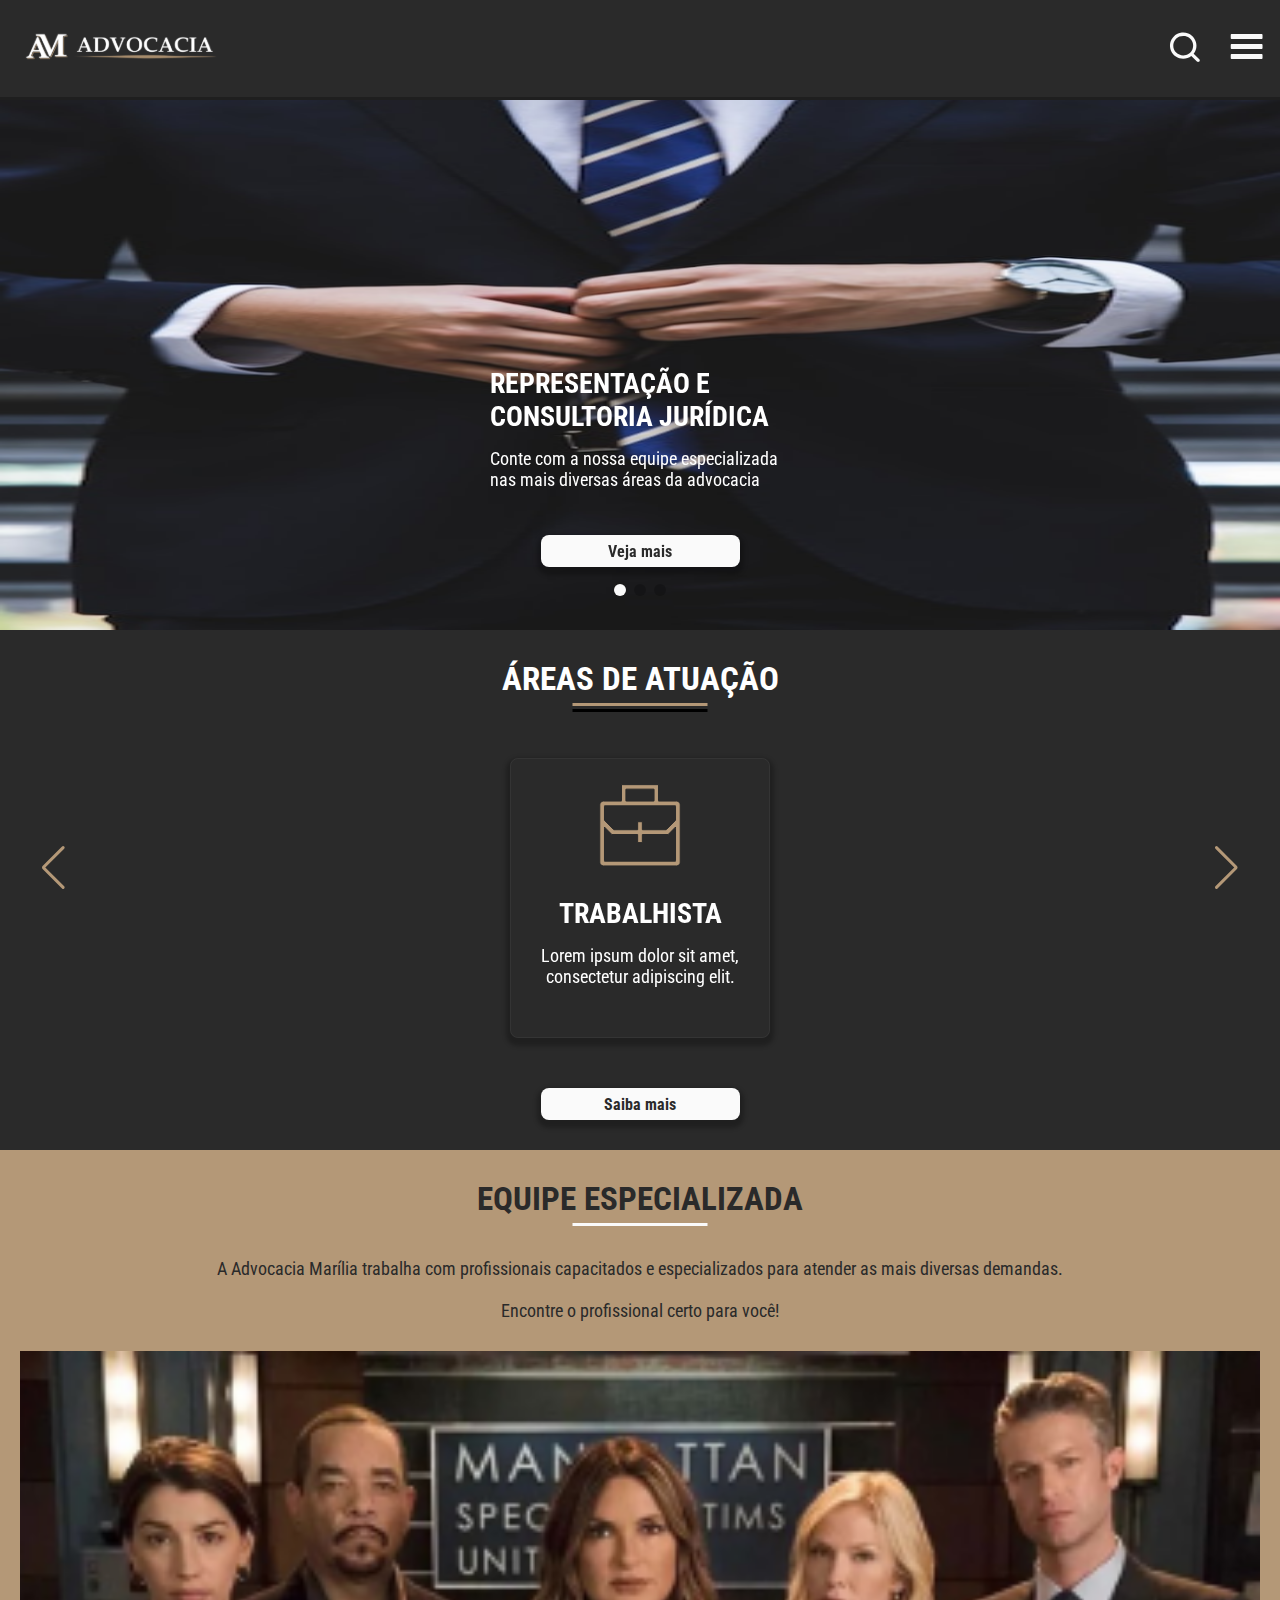
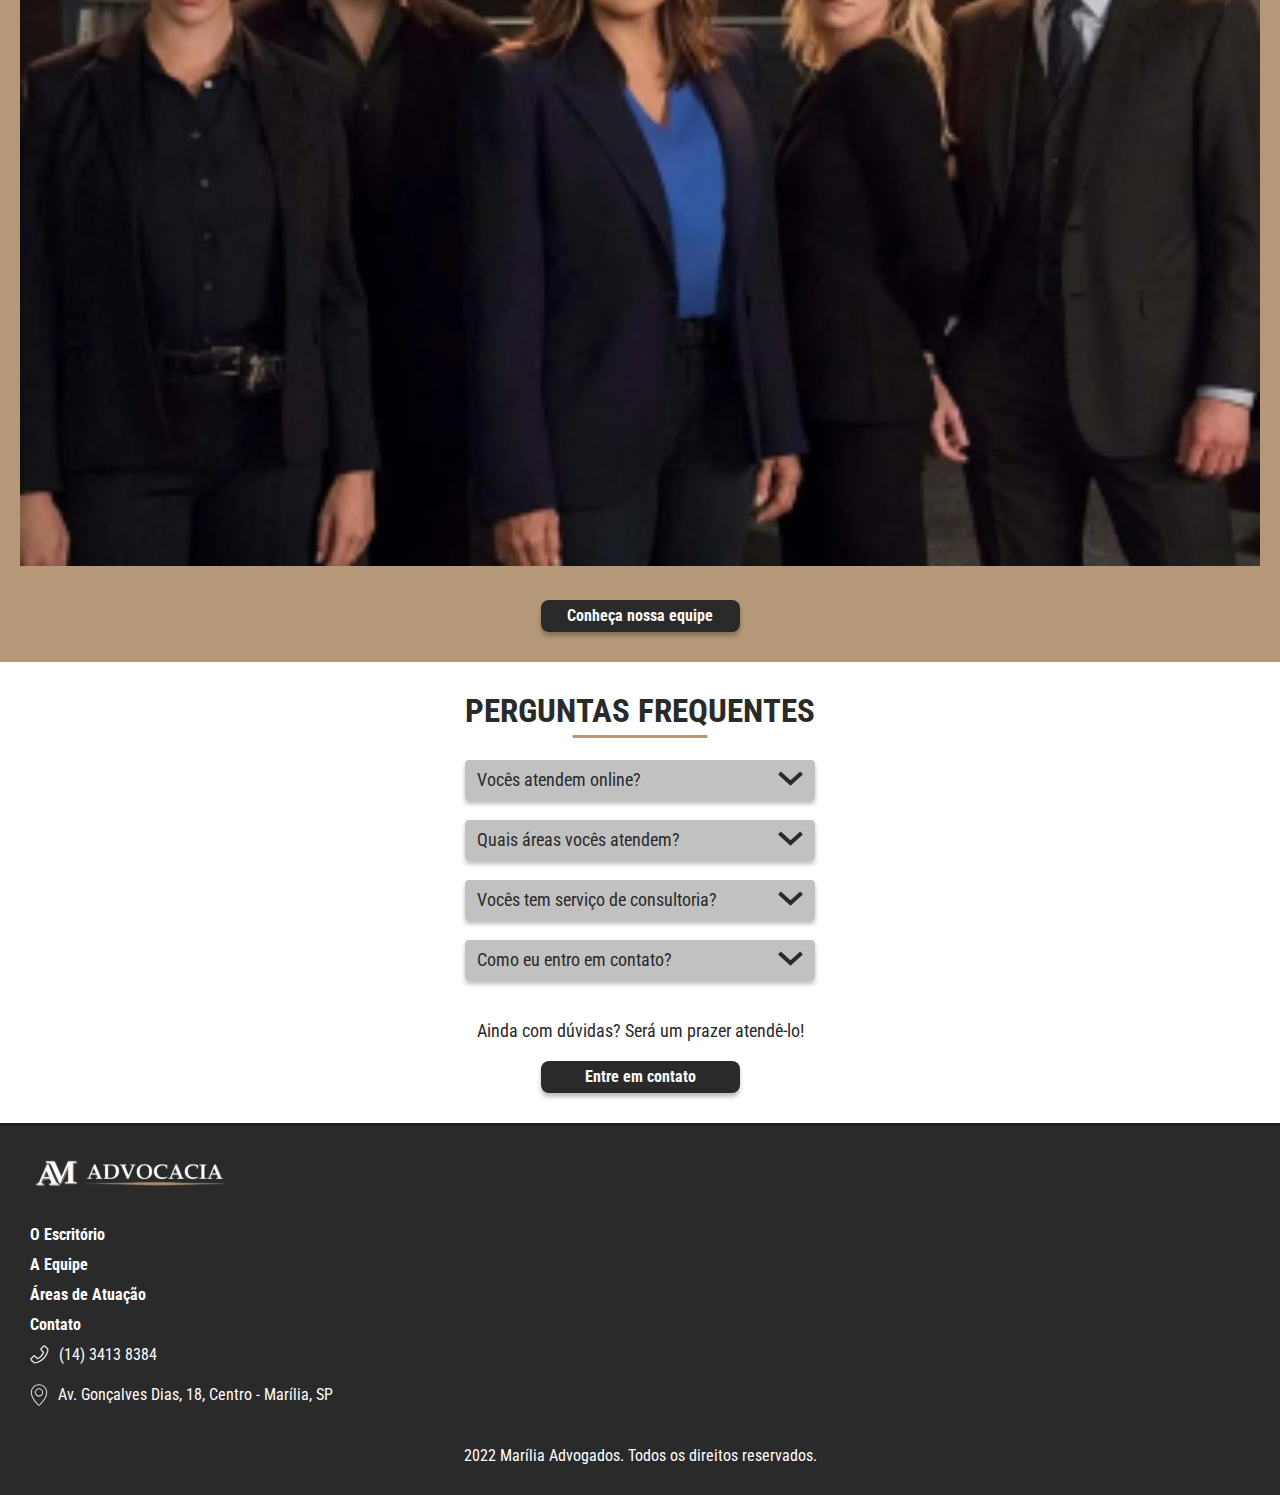
<file: index.html>
<!DOCTYPE html>
<html lang="pt-br">
<head>
    <meta charset="UTF-8">
    <meta http-equiv="X-UA-Compatible" content="IE=edge">
    <meta name="viewport" content="width=device-width, initial-scale=1.0">
    <link rel="stylesheet" href="./css/style.css">
     <!-- Swiper -->
     <link
     rel="stylesheet"
     href="https://unpkg.com/swiper/swiper-bundle.min.css"
   />
   <!-- Font -->
    <link rel="preconnect" href="https://fonts.googleapis.com">
    <link rel="preconnect" href="https://fonts.gstatic.com" crossorigin>
    <link href="https://fonts.googleapis.com/css2?family=Roboto+Condensed:wght@400;700&display=swap" rel="stylesheet">
    <title>AM Advogados - Home</title>
</head>
<!-- preloader -->
<div class="ui__preloader">
    <div class="ui__preloader-icon"></div>
    <img class="ui__preloader-logo" src="./svg/logo.svg" alt="">
</div>
<body>
    <header class="header">
        <div class="header__left">
            <a class="header__logo" href="#">
            <img src="./svg/logo.svg" alt="">
            </a>
        </div>
        <div class="header__right">
            <nav class="nav__menu">
                <div class="menu">
                <ul class="">
                    <li><a class="title" href="#">O Escritório</a></li>
                    <li><a class="title" href="#">A Equipe</a></li>
                    <li><a class="title" href="acting.html">Áreas de Atuação</a></li>
                    <li><a class="title" href="#">Contato</a></li>
                </ul>
                </div>
                <a class="header__search" href="#">
                    <svg width="31" height="30" viewBox="0 0 31 30" fill="none" xmlns="http://www.w3.org/2000/svg">
                        <path d="M30.2887 27.1489L24.6594 21.6286C26.4757 19.3528 27.4612 16.5426 27.4575 13.6495C27.4575 11.0729 26.6807 8.55428 25.2253 6.41197C23.7699 4.26967 21.7012 2.59995 19.2809 1.61395C16.8607 0.627959 14.1975 0.369978 11.6281 0.872633C9.05877 1.37529 6.69868 2.616 4.84628 4.43788C2.99388 6.25976 1.73238 8.58098 1.22131 11.108C0.710234 13.635 0.972536 16.2543 1.97505 18.6347C2.97756 21.0151 4.67525 23.0497 6.85344 24.4812C9.03162 25.9126 11.5925 26.6766 14.2122 26.6766C17.1537 26.6802 20.0111 25.711 22.3249 23.9246L27.9377 29.4612C28.0916 29.6138 28.2747 29.7349 28.4765 29.8176C28.6782 29.9003 28.8946 29.9429 29.1132 29.9429C29.3318 29.9429 29.5482 29.9003 29.7499 29.8176C29.9517 29.7349 30.1348 29.6138 30.2887 29.4612C30.4439 29.3098 30.5671 29.1297 30.6511 28.9313C30.7352 28.7328 30.7785 28.52 30.7785 28.305C30.7785 28.09 30.7352 27.8772 30.6511 27.6788C30.5671 27.4803 30.4439 27.3002 30.2887 27.1489ZM4.27814 13.6495C4.27814 11.7171 4.86076 9.82808 5.95233 8.22135C7.04389 6.61462 8.59537 5.36233 10.4106 4.62283C12.2258 3.88334 14.2232 3.68985 16.1502 4.06684C18.0772 4.44383 19.8473 5.37437 21.2366 6.74078C22.6259 8.10719 23.572 9.8481 23.9553 11.7434C24.3386 13.6386 24.1419 15.6031 23.39 17.3884C22.6381 19.1737 21.3649 20.6996 19.7312 21.7732C18.0976 22.8468 16.1769 23.4198 14.2122 23.4198C11.5775 23.4198 9.05074 22.3905 7.18775 20.5582C5.32476 18.7259 4.27814 16.2407 4.27814 13.6495Z" fill="#FAFAFA"/>
                    </svg>
                </a>
                <div class="toggle icon-menu">
                    <svg width="33" height="25" viewBox="0 0 33 25" fill="none" xmlns="http://www.w3.org/2000/svg">
                        <path d="M1.73633 0C1.18404 0 0.736328 0.447715 0.736328 1V4C0.736328 4.55228 1.18404 5 1.73633 5H31.5252C32.0775 5 32.5252 4.55228 32.5252 4V0.999999C32.5252 0.447714 32.0775 0 31.5252 0H1.73633ZM1.73633 10C1.18404 10 0.736328 10.4477 0.736328 11L0.736328 14C0.736328 14.5523 1.18404 15 1.73633 15H31.5252C32.0775 15 32.5252 14.5523 32.5252 14V11C32.5252 10.4477 32.0775 10 31.5252 10H1.73633ZM1.73633 20C1.18404 20 0.736328 20.4477 0.736328 21V24C0.736328 24.5523 1.18404 25 1.73633 25H31.5252C32.0775 25 32.5252 24.5523 32.5252 24V21C32.5252 20.4477 32.0775 20 31.5252 20H1.73633Z" fill="#FAFAFA"/>
                    </svg>
                </div>
            </nav>
        </div>
    </header>
    <section class="index">
        <div class="swiper-container">
            <div class="swiper-wrapper">
                <div class="swiper-slide">
                    <img class="index__banner-img" src="./img/banner-index-1.png" alt="Homem de terno" loading="lazy">
                    <div class="index__banner-info">
                        <div class="index__banner-detail">
                            <h3 class="index__banner-title">REPRESENTAÇÃO E<br> CONSULTORIA JURÍDICA</h3>
                            <p class="index__banner-text">Conte com a nossa equipe especializada nas mais diversas áreas da advocacia</p>
                            <a class="ui-btn" href="#">Veja mais</a>
                        </div>
                    </div>
                </div>
                <div class="swiper-slide">
                    <img class="index__banner-img" src="./img/banner-index-2.png" alt="Homem em um atendimento via video chamada" loading="lazy">
                    <div class="index__banner-info">
                        <div class="index__banner-detail">
                            <h3 class="index__banner-title ">FLEXIBILIDADE</h3>
                            <p class="index__banner-text">Atendimento online ou presencial, nos ajustamos às suas necessidades!</p>
                            <a class="ui-btn" href="#">Veja mais</a>
                        </div>
                    </div>
                </div>
                <div class="swiper-slide">
                    <img class="index__banner-img" src="./img/banner-index-3.png" alt="Nosso Escritório" loading="lazy">
                    <div class="index__banner-info">
                        <div class="index__banner-detail">
                            <h3 class="index__banner-title">O ESCRITÓRIO</h3>
                            <p class="index__banner-text">Lorem ipsum dolor sit amet, consectetur adipiscing elit, sed do eiusmod tempor.</p>
                            <a class="ui-btn" href="#">Veja mais</a>
                        </div>
                    </div>
                </div>
            </div>

            <!-- If we need pagination -->
            <div id="swiper-pagination" class="swiper-pagination"></div>
          </div>
    </section>
    <section class="acting">
        <div class="acting__title">
            <h3>ÁREAS DE ATUAÇÃO</h3>
        </div>
        <div class="swiper-acting">
            <div class="swiper-wrapper">
                <div class="swiper-slide">
                    <div class="acting__card">
                        <svg class="acting__card-icon" width="82" height="83" viewBox="0 0 82 83" fill="none" xmlns="http://www.w3.org/2000/svg">
                            <path d="M59.4845 16.5781V17.0781H59.9845H77.5151C78.496 17.0793 79.4376 17.4738 80.1329 18.1768C80.8284 18.8799 81.2206 19.8343 81.2219 20.831V78.176C81.2206 79.1726 80.8284 80.127 80.1329 80.8301C79.4375 81.533 78.496 81.9275 77.5151 81.9288H4.49247C3.51151 81.9275 2.56998 81.533 1.87466 80.8301C1.17924 80.1271 0.786999 79.1729 0.785645 78.1763V20.8307C0.786955 19.8341 1.17918 18.8798 1.87461 18.1768C2.56993 17.4738 3.51148 17.0793 4.49247 17.0781H21.9836H22.4836V16.5781V0.643066H59.4845V16.5781ZM27.4179 5.13679H26.9179V5.63679V16.5781V17.0781H27.4179H54.5502H55.0502V16.5781V5.63679V5.13679H54.5502H27.4179ZM76.5267 22.3358V21.8358H76.0267H5.98083H5.48083V22.3358V36.1192V36.3248L5.62536 36.4709L14.656 45.6001L14.8028 45.7484H15.0115H38.1562H38.6562V45.2484V37.7257H43.3514V45.2484V45.7484H43.8514H66.996H67.2047L67.3515 45.6001L76.3822 36.4709L76.5267 36.3248V36.1192V22.3358ZM5.48083 76.6714V77.1714H5.98083H76.0267H76.5267V76.6714V44.2615V43.045L75.6712 43.9098L69.1463 50.5062H43.8514H43.3514V51.0062V58.6148H38.6562V51.0062V50.5062H38.1562H12.8612L6.3363 43.9098L5.48083 43.045V44.2615V76.6714Z" fill="#B49877" stroke="#2A2A2A"/>
                        </svg>
                        <h3 class="acting__card-title">TRABALHISTA</h3>
                        <p class="acting__card-text">Lorem ipsum dolor sit amet, consectetur adipiscing elit.</p>
                    </div>
                </div>
                <div class="swiper-slide">
                    <div class="acting__card">
                        <svg class="acting__card-icon" width="85" height="85" viewBox="0 0 85 85" fill="none" xmlns="http://www.w3.org/2000/svg">
                            <path d="M78.3722 53.3883L78.3725 53.3885C80.119 54.5296 81.5527 56.0891 82.5433 57.9253C83.5338 59.7614 84.0498 61.816 84.0444 63.9023V63.9036V78.4356H66.7612V73.81H78.9188H79.4188V73.31L79.4188 63.9055C79.4188 63.9051 79.4188 63.9047 79.4188 63.9043C79.4231 62.5863 79.098 61.288 78.4731 60.1275C77.8481 58.9666 76.9428 57.9804 75.8396 57.2584L75.8395 57.2584L60.5693 47.2665L67.1897 35.1286L67.1899 35.1287L67.1951 35.1186C67.8336 33.8817 68.167 32.5101 68.1676 31.1182V31.1179L68.1676 18.4613C68.1676 18.461 68.1676 18.4607 68.1676 18.4603C68.1725 15.9004 67.4303 13.3946 66.0322 11.2502C64.6338 9.10546 62.6401 7.41539 60.2953 6.38716C57.9505 5.35894 55.3567 5.03725 52.8318 5.46154C50.4714 5.8582 48.2671 6.89069 46.454 8.44365L43.3081 5.04769C45.7814 2.88064 48.8104 1.43999 52.0592 0.891013C55.4725 0.31425 58.9799 0.746832 62.1508 2.13564C65.3217 3.52445 68.0179 5.80903 69.9085 8.70883C71.7991 11.6086 72.8017 14.9974 72.7932 18.4591V18.4603V31.1173C72.7904 33.2886 72.2604 35.4268 71.2488 37.348C71.2483 37.3491 71.2477 37.3501 71.2472 37.3512L66.8953 45.3293L66.6743 45.7344L67.0605 45.9871L78.3722 53.3883Z" fill="#AC9173" stroke="#2A2A2A"/>
                            <path d="M53.0558 59.014L53.0561 59.0142C54.8026 60.1553 56.2363 61.7148 57.2269 63.551C58.2174 65.3871 58.7334 67.4417 58.728 69.528V69.5293V84.0613H0.645751L0.730728 69.5157L0.730722 69.512C0.727235 67.4284 1.2441 65.3769 2.23442 63.5437C3.22474 61.7105 4.65716 60.1535 6.40168 59.0142L6.40207 59.014L17.6478 51.6548L18.034 51.4021L17.813 50.997L13.4374 42.9754C13.4369 42.9743 13.4363 42.9733 13.4358 42.9723C12.4239 41.0536 11.9 38.9152 11.9104 36.7461V36.7437V24.0861C11.9104 14.2672 19.8847 6.2795 29.6839 6.2793C34.403 6.2866 38.9266 8.16544 42.2622 11.5037C45.5979 14.842 47.4733 19.3672 47.4768 24.0864V36.743C47.474 38.9144 46.944 41.0525 45.9324 42.9738C45.9319 42.9748 45.9313 42.9758 45.9308 42.9769L41.5791 50.955L41.3581 51.3602L41.7443 51.6128L53.0558 59.014ZM53.6024 79.4357H54.1024V78.9357L54.1024 69.5312C54.1024 69.5308 54.1024 69.5304 54.1024 69.5301C54.1067 68.212 53.7816 66.9137 53.1567 65.7532C52.5316 64.5923 51.6264 63.6061 50.5231 62.8841L50.5231 62.8841L35.2529 52.8922L41.8733 40.7544L41.8734 40.7544L41.8787 40.7443C42.5172 39.5074 42.8506 38.1358 42.8512 36.7439V36.7437V24.0861C42.8512 20.5964 41.4649 17.2498 38.9974 14.7822C36.5299 12.3147 33.1832 10.9285 29.6936 10.9285C26.204 10.9285 22.8573 12.3147 20.3897 14.7822C17.9222 17.2498 16.536 20.5964 16.536 24.0861V36.7427C16.5307 38.1326 16.8572 39.5036 17.4883 40.742L17.4881 40.7421L17.4948 40.7544L24.139 52.9351L8.93488 62.8839L9.20865 63.3023L8.93487 62.8839C7.83163 63.6059 6.92632 64.5921 6.30123 65.753C5.6765 66.9132 5.35147 68.2111 5.35562 69.5287C5.35562 69.5295 5.35562 69.5303 5.35562 69.531L5.30113 78.9328L5.29822 79.4357H5.80112H53.6024Z" fill="#AC9173" stroke="#2A2A2A"/>
                        </svg>
                            
                        <h3 class="acting__card-title">FAMÍLIA</h3>
                        <p class="acting__card-text">Lorem ipsum dolor sit amet, consectetur adipiscing elit.</p>
                    </div>
                </div>
                <div class="swiper-slide">
                    <div class="acting__card">
                        <svg class="acting__card-icon" width="85" height="85" viewBox="0 0 85 85" fill="none" xmlns="http://www.w3.org/2000/svg">
                            <path d="M74.1965 78.9163V79.4163H74.6965H84.0433V84.043H0.642822V79.4163H9.98954H10.4895V78.9163V0.642578H74.1965V78.9163ZM69.0699 79.4163H69.5699V78.9163V5.76928V5.26928H69.0699H15.6162H15.1162V5.76928V78.9163V79.4163H15.6162H39.5297H40.0297V78.9163V68.1629H44.6564V78.9163V79.4163H45.1564H69.0699Z" fill="#B49877" stroke="#2A2A2A"/>
                            <path d="M25.9639 55.9094V51.2827H30.5906V55.9094H25.9639Z" fill="#B49877" stroke="#2A2A2A"/>
                            <path d="M40.031 55.9094V51.2827H44.6577V55.9094H40.031Z" fill="#B49877" stroke="#2A2A2A"/>
                            <path d="M54.0967 55.9094V51.2827H58.7234V55.9094H54.0967Z" fill="#B49877" stroke="#2A2A2A"/>
                            <path d="M25.9639 39.0295V34.4028H30.5906V39.0295H25.9639Z" fill="#B49877" stroke="#2A2A2A"/>
                            <path d="M40.031 39.0295V34.4028H44.6577V39.0295H40.031Z" fill="#B49877" stroke="#2A2A2A"/>
                            <path d="M54.0967 39.0295V34.4028H58.7234V39.0295H54.0967Z" fill="#B49877" stroke="#2A2A2A"/>
                            <path d="M25.9639 22.1496V17.5229H30.5906V22.1496H25.9639Z" fill="#B49877" stroke="#2A2A2A"/>
                            <path d="M40.031 22.1496V17.5229H44.6577V22.1496H40.031Z" fill="#B49877" stroke="#2A2A2A"/>
                            <path d="M54.0967 22.1496V17.5229H58.7234V22.1496H54.0967Z" fill="#B49877" stroke="#2A2A2A"/>
                        </svg>
                        <h3 class="acting__card-title">IMOBILIÁRIO</h3>
                        <p class="acting__card-text">Lorem ipsum dolor sit amet, consectetur adipiscing elit.</p>
                    </div>
                </div>
                <div class="swiper-slide">
                    <div class="acting__card">
                        <svg class="acting__card-icon" width="85" height="70" viewBox="0 0 85 70" fill="none" xmlns="http://www.w3.org/2000/svg">
                            <path d="M83.2954 26.1573L83.2973 26.1597C83.6479 26.6059 83.8913 27.1265 84.009 27.6815C84.1267 28.2366 84.1155 28.8112 83.9762 29.3612L83.9758 29.3627L74.1308 68.7429H0.785645V4.93529C0.786823 3.98662 1.1642 3.07713 1.83502 2.40631C2.50584 1.73549 3.41534 1.35811 4.36402 1.35694L33.642 1.35694L33.6429 1.35694C34.3493 1.35569 35.0401 1.56417 35.6279 1.95596C36.2156 2.34774 36.6739 2.9052 36.9445 3.55767L36.9448 3.55837L40.0807 11.0875L40.2089 11.3952H40.5423H64.5924C65.5412 11.3963 66.4509 11.7737 67.1218 12.4446C67.7927 13.1155 68.1701 14.0251 68.1712 14.9739V24.222V24.722H68.6712L80.3525 24.722L80.354 24.722C80.9214 24.7202 81.4817 24.8487 81.9916 25.0975C82.5016 25.3464 82.9476 25.7089 83.2954 26.1573ZM5.43218 63.5963V64.0963H5.93218H8.59011H8.98051L9.07519 63.7176L18.1162 27.551L18.1163 27.5504C18.3175 26.742 18.7836 26.0242 19.4403 25.5115C20.097 24.9988 20.9064 24.7209 21.7395 24.722H21.7402H63.025H63.525V24.222V16.5418V16.0418H63.025H37.1117L33.0579 6.31119L32.9297 6.00348H32.5964H5.93218H5.43218V6.50348V63.5963ZM62.525 24.222H21.7402L62.525 16.5418H63.025V17.0418V23.722V24.222H62.525ZM70.1127 64.0963H70.5031L70.5977 63.7176L79.0296 29.9898L79.1849 29.3685H78.5445H22.8423H22.4519L22.3573 29.7472L13.9254 63.4751L13.7701 64.0963H14.4105H70.1127Z" fill="#B49877" stroke="#2A2A2A"/>
                        </svg>
                            
                        <h3 class="acting__card-title">PREVIDENCIÁRIO</h3>
                        <p class="acting__card-text">Lorem ipsum dolor sit amet, consectetur adipiscing elit.</p>
                    </div>
                </div>
                <div class="swiper-slide">
                    <div class="acting__card">
                        <svg class="acting__card-icon" width="101" height="92" viewBox="0 0 101 92" fill="none" xmlns="http://www.w3.org/2000/svg">
                            <path d="M65.4166 24.7576V24.5505L65.2701 24.404L45.8845 5.01837L45.738 4.87192H45.5309H45.3066H44.8066V5.37192V24.9819V25.4819H45.3066H64.9166H65.4166V24.9819V24.7576ZM5.58652 73.3533V73.8533H6.08652H64.9166H65.4166V73.3533V30.2113V29.7113H64.9166H40.5772V5.37192V4.87192H40.0772H6.08652H5.58652V5.37192V73.3533ZM69.6459 22.7988V78.0827H1.35718V0.642578H47.4898L69.6459 22.7988Z" fill="#AC9173" stroke="#2A2A2A"/>
                            <path d="M15.7368 50.6288V46.3994H51.3422V50.6288H15.7368Z" fill="#AC9173" stroke="#2A2A2A"/>
                            <path d="M15.7368 63.702V59.4727H51.3422V63.702H15.7368Z" fill="#AC9173" stroke="#2A2A2A"/>
                            <path d="M52.4547 87.5311L54.6596 73.426L61.4376 57.8571L66.4758 49.9762L79.5161 58.3532L71.8855 70.6625L66.6835 77.9165L60.7446 83.8898L52.0843 88.1638L52.4547 87.5311Z" fill="#2A2A2A" stroke="#2A2A2A"/>
                            <path d="M50.7893 87.766C50.752 88.2609 50.855 88.7563 51.0864 89.1954C51.3179 89.6345 51.6684 89.9995 52.0978 90.2485L52.109 90.2551C52.4088 90.4321 52.7406 90.5481 53.0853 90.5964C53.4301 90.6447 53.7809 90.6243 54.1178 90.5365C54.4011 90.4622 54.6703 90.3419 54.9147 90.1804C63.6613 84.3988 70.9686 76.6918 76.2767 67.65L88.9188 46.0535C89.5491 44.9832 89.962 43.799 90.1339 42.5688C90.3058 41.3386 90.2334 40.0866 89.9206 38.8845C89.6079 37.6824 89.0611 36.5537 88.3115 35.5633C87.5619 34.5728 86.6243 33.74 85.5523 33.1124C84.4804 32.4849 83.2951 32.075 82.0645 31.9063C80.8339 31.7376 79.582 31.8133 78.3807 32.1291C77.1794 32.4449 76.0522 32.9946 75.0637 33.7468C74.0752 34.4989 73.2447 35.4387 72.62 36.5123L71.8959 37.7492L69.1985 36.1702C67.9722 35.4524 66.5111 35.2511 65.1364 35.6106C63.7617 35.9701 62.5862 36.8609 61.8683 38.0871L51.686 55.4811L54.6215 57.1996L64.8039 39.8056C65.066 39.358 65.4952 39.0328 65.997 38.9016C66.4988 38.7704 67.0322 38.8438 67.4799 39.1058L70.1774 40.6848L59.9774 58.1089C54.6918 67.1639 51.5488 77.3087 50.7893 87.766ZM75.5561 38.2307C75.9569 37.546 76.4887 36.9469 77.121 36.4678C77.7533 35.9886 78.4738 35.6386 79.2414 35.4379C80.0089 35.2372 80.8085 35.1896 81.5945 35.2979C82.3804 35.4062 83.1373 35.6682 83.822 36.069C84.5067 36.4698 85.1057 37.0016 85.5849 37.6339C86.0641 38.2662 86.414 38.9867 86.6148 39.7543C86.8155 40.5218 86.8631 41.3214 86.7548 42.1073C86.6465 42.8933 86.3845 43.6502 85.9837 44.3349L79.1868 55.9457L68.7593 49.8414L75.5561 38.2307ZM67.0403 52.7772L77.4677 58.8813L73.3405 65.9317C68.5577 74.0777 62.0648 81.0893 54.3096 86.4827C55.216 77.08 58.1513 67.9858 62.9131 59.8275L67.0403 52.7772Z" fill="#AC9173" stroke="#2A2A2A"/>
                        </svg>
                        <h3 class="acting__card-title">TRABALHISTA</h3>
                        <p class="acting__card-text">Lorem ipsum dolor sit amet, consectetur adipiscing elit.</p>
                    </div>
                </div>
                <div class="swiper-slide">
                    <div class="acting__card">
                        <svg class="acting__card-icon" width="85" height="80" viewBox="0 0 85 80" fill="none" xmlns="http://www.w3.org/2000/svg">
                            <path d="M67.0861 20.8043V21.0616L67.2955 21.2111L83.9469 33.1041V78.7551H0.642822V33.1041L17.2942 21.2111L17.5036 21.0616V20.8043V4.08453C17.5045 3.28565 17.8223 2.51975 18.3872 1.95486C18.952 1.39003 19.7178 1.07228 20.5166 1.07129H64.0731C64.8719 1.07228 65.6377 1.39003 66.2025 1.95486C66.7674 2.51975 67.0851 3.28565 67.0861 4.08453V20.8043ZM77.2875 34.8637L77.8997 34.4635L77.3045 34.0383L67.8767 27.3033L67.0861 26.7385V27.7102V40.6087V41.5329L67.8597 41.0272L77.2875 34.8637ZM22.6239 5.69156H22.1239V6.19156V43.5005V43.7819L22.3644 43.9279L34.5695 51.338L34.8018 51.479L35.0464 51.3609L43.7369 47.1655L51.6954 51.2922L51.9547 51.4266L52.1992 51.2668L62.2394 44.7019L62.4658 44.5539V44.2835V6.19156V5.69156H61.9658H22.6239ZM43.8851 52.4468L43.6629 52.3316L43.4376 52.4404L5.54572 70.7332L5.26309 70.8696V71.1835V73.6348V74.1348H5.76309H78.8266H79.3266V73.6348V71.128V70.824L79.0568 70.6841L43.8851 52.4468ZM6.02259 39.4111L5.26309 38.95V39.8385V64.9425V65.7391L5.98046 65.3928L29.0137 54.2736L29.8425 53.8735L29.0559 53.3959L6.02259 39.4111ZM57.3797 53.4005L56.6633 53.8689L57.4231 54.2628L78.5965 65.241L79.3266 65.6195V64.7971V39.9741V39.0498L78.553 39.5556L57.3797 53.4005ZM17.5036 27.7102V26.7386L16.713 27.3033L7.34578 33.994L6.72878 34.4348L7.37689 34.8283L16.7441 40.5162L17.5036 40.9774V40.0888V27.7102Z" fill="#B49877" stroke="#2A2A2A"/>
                        </svg>
                            
                        <h3 class="acting__card-title">SUCESSÕES</h3>
                        <p class="acting__card-text">Lorem ipsum dolor sit amet, consectetur adipiscing elit.</p>
                    </div>
                </div>
            </div>
            <!-- If we need navigation buttons -->
            <div class="swiper-button-prev"></div>
            <div class="swiper-button-next"></div>
        </div>
        <a class="ui-btn" href="#">Saiba mais</a>
    </section>
    <section class="team">
        <div class="team__title">
            <h3>EQUIPE ESPECIALIZADA</h3>
        </div>
        <p class="team__text">
            A Advocacia Marília trabalha com profissionais capacitados e especializados para atender as mais diversas demandas.<br><br>
            Encontre o profissional certo para você!
        </p>
        <img class="team__img" src="./img/team-img.png" alt="Imagem da equipe">
        <a class="ui-btn-black" href="#">Conheça nossa equipe</a>
    </section>
    <section class="question">
        <div class="question__title">
            <h3>PERGUNTAS FREQUENTES</h3>
        </div>
        <div class="question__select-box">
            <div class="question__select">
                <span class="question__select-text">Vocês atendem online?</span>
                <div class="question__select-icon">
                    <svg class="question__select-svg" width="25" height="15" viewBox="0 0 25 15" fill="none" xmlns="http://www.w3.org/2000/svg">
                        <path d="M23.5405 2L12.5045 12L1.46846 2" stroke="#2A2A2A" stroke-width="4"/>
                    </svg>
                </div>
            </div>
            <div class="question__select-info">
                <p class="question__select-info-text">Lorem ipsum dolor sit amet, consectetur adipiscing elit, sed do eiusmod tempor incididunt ut labore et dolore magna aliqua. </p>
                <a class="ui-btn-black" href="#">Entre em contato</a>
            </div>
        </div>
        <div class="question__select-box">
            <div class="question__select">
                <span class="question__select-text">Quais áreas vocês atendem?</span>
                <div class="question__select-icon">
                    <svg class="question__select-svg" width="25" height="15" viewBox="0 0 25 15" fill="none" xmlns="http://www.w3.org/2000/svg">
                        <path d="M23.5405 2L12.5045 12L1.46846 2" stroke="#2A2A2A" stroke-width="4"/>
                    </svg>
                </div>
            </div>
            <div class="question__select-info">
                <p class="question__select-info-text">Lorem ipsum dolor sit amet, consectetur adipiscing elit, sed do eiusmod tempor incididunt ut labore et dolore magna aliqua. </p>
                <a class="ui-btn-black" href="#">Entre em contato</a>
            </div>
        </div>
        <div class="question__select-box">
            <div class="question__select">
                <span class="question__select-text">Vocês tem serviço de consultoria?</span>
                <div class="question__select-icon">
                    <svg class="question__select-svg" width="25" height="15" viewBox="0 0 25 15" fill="none" xmlns="http://www.w3.org/2000/svg">
                        <path d="M23.5405 2L12.5045 12L1.46846 2" stroke="#2A2A2A" stroke-width="4"/>
                    </svg>
                </div>
            </div>
            <div class="question__select-info">
                <p class="question__select-info-text">Lorem ipsum dolor sit amet, consectetur adipiscing elit, sed do eiusmod tempor incididunt ut labore et dolore magna aliqua. </p>
                <a class="ui-btn-black" href="#">Entre em contato</a>
            </div>
        </div>
        <div class="question__select-box">
            <div class="question__select">
                <span class="question__select-text">Como eu entro em contato?</span>
                <div class="question__select-icon">
                    <svg class="question__select-svg" width="25" height="15" viewBox="0 0 25 15" fill="none" xmlns="http://www.w3.org/2000/svg">
                        <path d="M23.5405 2L12.5045 12L1.46846 2" stroke="#2A2A2A" stroke-width="4"/>
                    </svg>
                </div>
            </div>
            <div class="question__select-info">
                <p class="question__select-info-text">Lorem ipsum dolor sit amet, consectetur adipiscing elit, sed do eiusmod tempor incididunt ut labore et dolore magna aliqua. </p>
                <a class="ui-btn-black" href="#">Entre em contato</a>
            </div>
        </div>
        <p class="question__doubt">Ainda com dúvidas? Será um prazer atendê-lo!</p>
        <a class="ui-btn-black" href="#">Entre em contato</a>
    </section>
  
    <footer class="footer">
        <a class="back-to-top" href="#">
            <svg width="26" height="15" viewBox="0 0 26 15" fill="none" xmlns="http://www.w3.org/2000/svg">
                <path d="M2 13L13.036 3L24.0721 13" stroke="#2A2A2A" stroke-width="4"/>
            </svg>
        </a>
        <a class="footer__logo" href="#">
            <svg width="205" height="35" viewBox="0 0 205 35" fill="none" xmlns="http://www.w3.org/2000/svg" xmlns:xlink="http://www.w3.org/1999/xlink">
                <rect width="205" height="35" fill="url(#pattern0)"/>
                <defs>
                <pattern id="pattern0" patternContentUnits="objectBoundingBox" width="1" height="1">
                <use xlink:href="#image0_37_683" transform="translate(0 -0.00222717) scale(0.00222717 0.0130449)"/>
                </pattern>
                <image id="image0_37_683" width="449" height="77" xlink:href="[data-uri]"/>
                </defs>
            </svg>
        </a>
        <a class="footer__link" href="#">O Escritório</a>
        <a class="footer__link" href="#">A Equipe</a>
        <a class="footer__link" href="#">Áreas de Atuação</a>
        <a class="footer__link" href="#">Contato</a>
        <a class="footer__phone" href="tel:1434138384">
            <svg class="footer__icon" width="19" height="19" viewBox="0 0 19 19" fill="none" xmlns="http://www.w3.org/2000/svg">
                <path d="M15.3475 0.56417L15.3476 0.564211L17.8435 3.05776C18.4483 3.66483 18.7301 4.53151 18.5892 5.37231L18.5892 5.37249C18.0783 8.44932 16.4423 11.506 13.9741 13.9788C11.5035 16.447 8.44694 18.0853 5.37266 18.5915L5.37179 18.5916C5.22927 18.6161 5.08872 18.6273 4.94297 18.6273C4.24025 18.6273 3.55484 18.3429 3.05792 17.846L0.56417 15.3522C0.28045 15.0685 0.125 14.6948 0.125 14.2945C0.125 13.8967 0.282766 13.5182 0.56417 13.2368L3.25468 10.5533L3.25539 10.5526C3.3931 10.4131 3.55729 10.3024 3.73833 10.2271C3.91937 10.1518 4.11362 10.1133 4.30969 10.1141H4.31016C4.70784 10.1141 5.08398 10.2717 5.36552 10.5532L7.46547 12.6555L7.52554 12.7157L7.60355 12.6819C8.7335 12.1929 9.75217 11.502 10.6236 10.6258C11.494 9.75845 12.1904 8.73244 12.675 7.60321L12.7084 7.52544L12.6486 7.46557L10.5486 5.36322L10.5485 5.36317C10.2648 5.07945 10.1094 4.70573 10.1094 4.30547C10.1094 3.90759 10.2671 3.52917 10.5485 3.24776L13.2367 0.564248L13.2372 0.56383C13.5183 0.280563 13.8941 0.125 14.2922 0.125C14.6899 0.125 15.066 0.282629 15.3475 0.56417ZM4.06942 16.8321L4.06984 16.8325C4.35045 17.1106 4.74664 17.2418 5.13446 17.1764C7.92683 16.7146 10.7037 15.2145 12.9579 12.9603C15.2121 10.7061 16.7122 7.92696 17.1741 5.1347C17.2395 4.74673 17.1082 4.35021 16.8275 4.06942L14.3782 1.62021L14.2898 1.53178L14.2014 1.62024L11.6045 4.21946L11.5162 4.30789L11.6046 4.39624L14.3792 7.16848L14.2195 7.59955L14.2194 7.59987C13.6618 9.11805 12.7808 10.4968 11.6374 11.6406C10.4939 12.7845 9.11547 13.666 7.59749 14.2241L7.59721 14.2242L7.16615 14.3838L4.39393 11.607L4.3055 11.5184L4.21704 11.607L1.62017 14.2062L1.53186 14.2946L1.62021 14.3829L4.06942 16.8321Z" fill="#FAFAFA" stroke="#2A2A2A" stroke-width="0.25"/>
            </svg>
            <span>(14) 3413 8384</span>    
        </a>
        <a class="footer__adress" href="https://www.google.com.br/maps/place/Av.+Gon%C3%A7alves+Dias,+18+-+Centro,+Mar%C3%ADlia+-+SP,+17501-030/@-22.2222896,-49.9474273,17z/data=!3m1!4b1!4m5!3m4!1s0x94bfd74844c22d93:0x9bbb91a0a0e30d80!8m2!3d-22.2222946!4d-49.9452386" target="_blank" rel=”noopener”>
            <svg class="footer__icon" width="18" height="22" viewBox="0 0 18 22" fill="none" xmlns="http://www.w3.org/2000/svg">
                <path d="M9 0.375C4.58867 0.375 1 3.971 1 8.38967C1 15.0077 8.46733 21.3623 8.78533 21.6297C8.84474 21.6803 8.92012 21.7083 8.99818 21.7088C9.07624 21.7093 9.15196 21.6822 9.212 21.6323C9.53 21.3697 17 15.1243 17 8.38967C17 3.971 13.4113 0.375 9 0.375ZM9.00133 20.9337C7.774 19.837 1.66667 14.0943 1.66667 8.38967C1.66667 4.33767 4.95667 1.04167 9 1.04167C13.0433 1.04167 16.3333 4.33767 16.3333 8.38967C16.3333 14.191 10.232 19.8517 9.00133 20.9337Z" fill="#FAFAFA" stroke="#FAFAFA" stroke-width="0.25"/>
                <path d="M9 4.375C6.794 4.375 5 6.169 5 8.375C5 10.581 6.794 12.375 9 12.375C11.206 12.375 13 10.581 13 8.375C13 6.169 11.206 4.375 9 4.375ZM9 11.7083C7.162 11.7083 5.66667 10.213 5.66667 8.375C5.66667 6.537 7.162 5.04167 9 5.04167C10.838 5.04167 12.3333 6.537 12.3333 8.375C12.3333 10.213 10.838 11.7083 9 11.7083Z" fill="#FAFAFA" stroke="#FAFAFA" stroke-width="0.25"/>
            </svg>
            <span>Av. Gonçalves Dias, 18, Centro - Marília, SP</span>
        </a>
        <div class="footer__copyright">
            2022 Marília Advogados. Todos os direitos reservados.
        </div>
    </footer>
      <!-- swiper -->
    <script src="https://unpkg.com/swiper/swiper-bundle.min.js"></script>
    <script src="./js/main.js"></script>
</body>
</html>
</file>
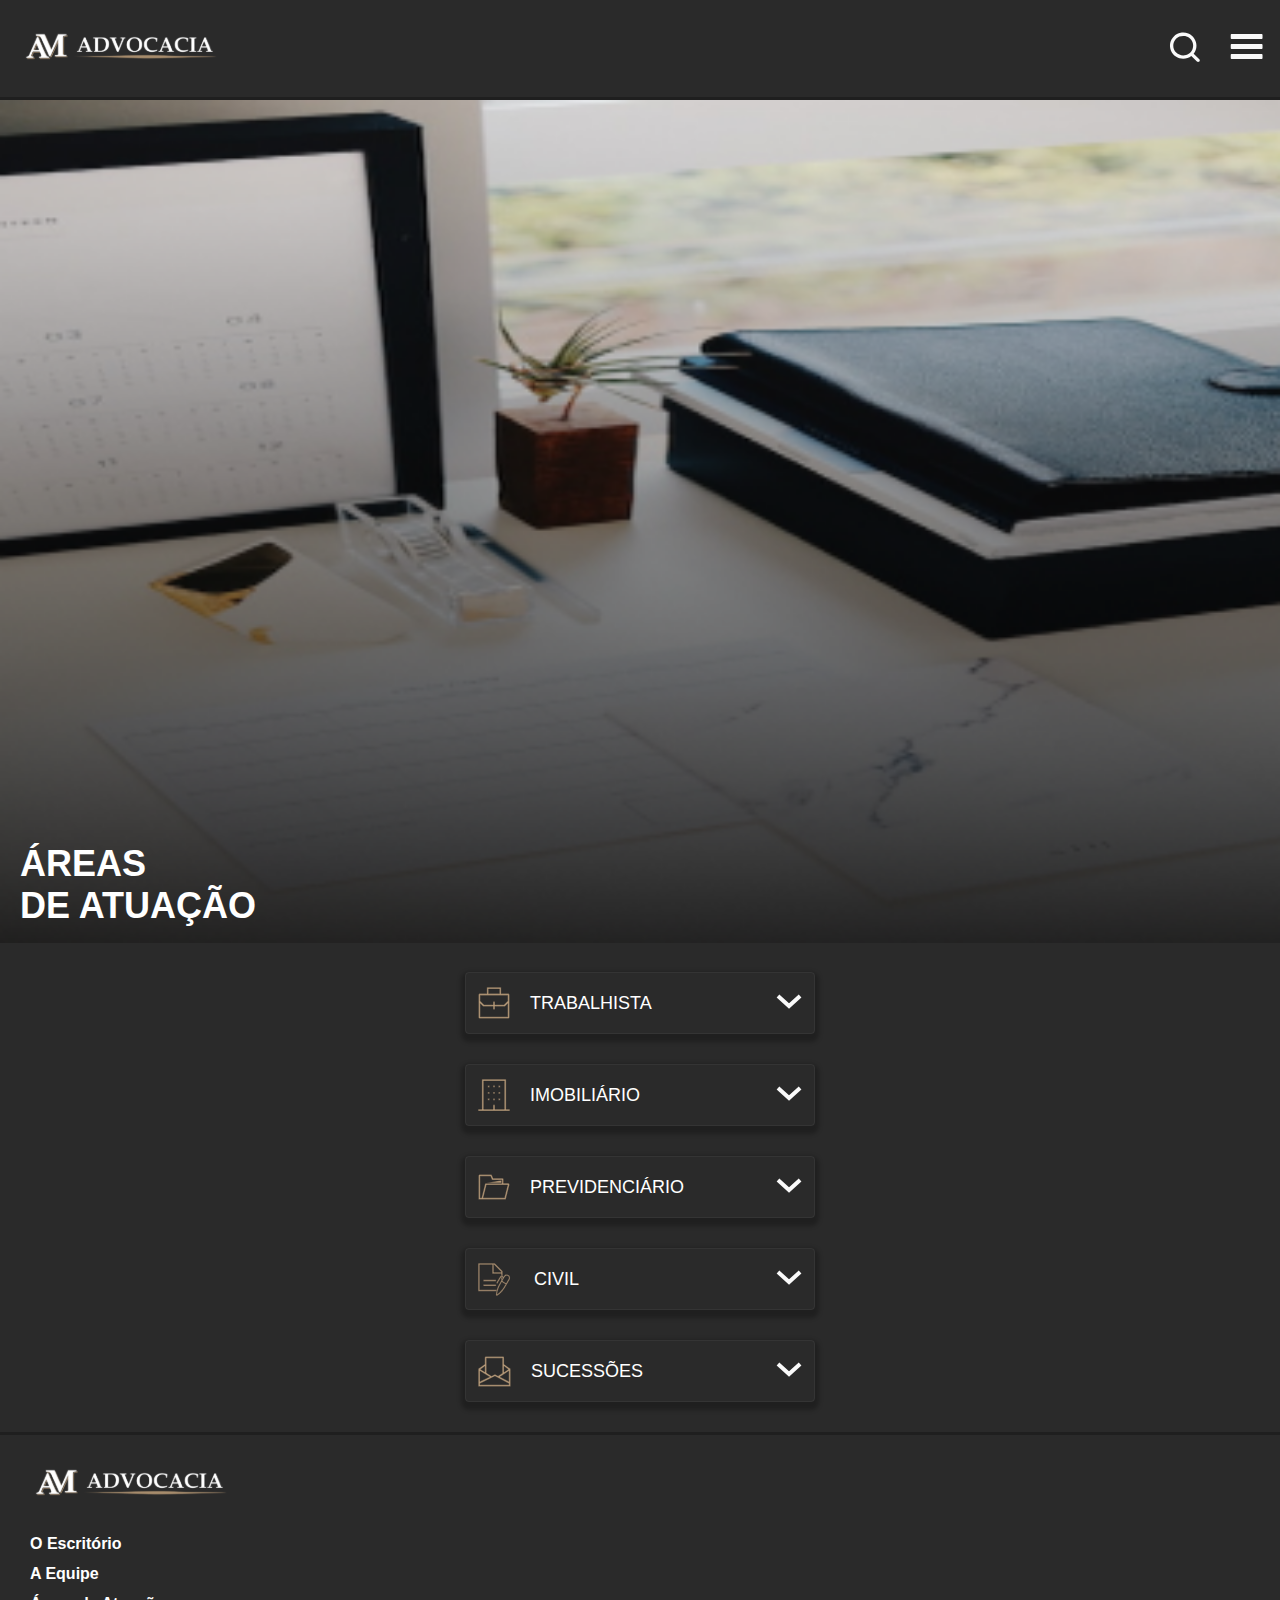
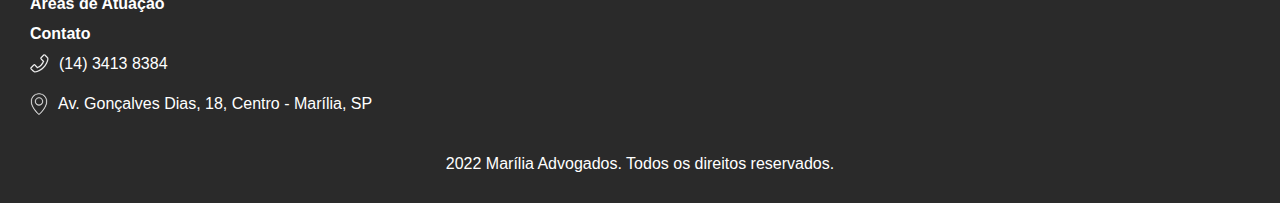
<file: acting.html>
<!DOCTYPE html>
<html lang="pt-br">
<head>
    <meta charset="UTF-8">
    <meta http-equiv="X-UA-Compatible" content="IE=edge">
    <meta name="viewport" content="width=device-width, initial-scale=1.0">
    <title>AM Advogados - Atuação</title>
    <link rel="stylesheet" href="./css/style.css">
</head>
<div class="ui__preloader">
    <div class="ui__preloader-icon"></div>
    <img class="ui__preloader-logo" src="./svg/logo.svg" alt="">
</div>
<body class="acting-page__body">
    <header class="header">
        <div class="header__left">
            <a class="header__logo" href="index.html">
            <img src="./svg/logo.svg" alt="">
            </a>
        </div>
        <div class="header__right">
            <nav class="nav__menu">
                <div class="menu">
                <ul class="">
                    <li><a class="title" href="#">O Escritório</a></li>
                    <li><a class="title" href="team.html">A Equipe</a></li>
                    <li><a class="title" href="acting.html">Áreas de Atuação</a></li>
                    <li><a class="title" href="#">Contato</a></li>
                </ul>
                </div>
                <a class="header__search" href="#">
                    <svg width="31" height="30" viewBox="0 0 31 30" fill="none" xmlns="http://www.w3.org/2000/svg">
                        <path d="M30.2887 27.1489L24.6594 21.6286C26.4757 19.3528 27.4612 16.5426 27.4575 13.6495C27.4575 11.0729 26.6807 8.55428 25.2253 6.41197C23.7699 4.26967 21.7012 2.59995 19.2809 1.61395C16.8607 0.627959 14.1975 0.369978 11.6281 0.872633C9.05877 1.37529 6.69868 2.616 4.84628 4.43788C2.99388 6.25976 1.73238 8.58098 1.22131 11.108C0.710234 13.635 0.972536 16.2543 1.97505 18.6347C2.97756 21.0151 4.67525 23.0497 6.85344 24.4812C9.03162 25.9126 11.5925 26.6766 14.2122 26.6766C17.1537 26.6802 20.0111 25.711 22.3249 23.9246L27.9377 29.4612C28.0916 29.6138 28.2747 29.7349 28.4765 29.8176C28.6782 29.9003 28.8946 29.9429 29.1132 29.9429C29.3318 29.9429 29.5482 29.9003 29.7499 29.8176C29.9517 29.7349 30.1348 29.6138 30.2887 29.4612C30.4439 29.3098 30.5671 29.1297 30.6511 28.9313C30.7352 28.7328 30.7785 28.52 30.7785 28.305C30.7785 28.09 30.7352 27.8772 30.6511 27.6788C30.5671 27.4803 30.4439 27.3002 30.2887 27.1489ZM4.27814 13.6495C4.27814 11.7171 4.86076 9.82808 5.95233 8.22135C7.04389 6.61462 8.59537 5.36233 10.4106 4.62283C12.2258 3.88334 14.2232 3.68985 16.1502 4.06684C18.0772 4.44383 19.8473 5.37437 21.2366 6.74078C22.6259 8.10719 23.572 9.8481 23.9553 11.7434C24.3386 13.6386 24.1419 15.6031 23.39 17.3884C22.6381 19.1737 21.3649 20.6996 19.7312 21.7732C18.0976 22.8468 16.1769 23.4198 14.2122 23.4198C11.5775 23.4198 9.05074 22.3905 7.18775 20.5582C5.32476 18.7259 4.27814 16.2407 4.27814 13.6495Z" fill="#FAFAFA"/>
                    </svg>
                </a>
                <div class="toggle icon-menu">
                    <svg width="33" height="25" viewBox="0 0 33 25" fill="none" xmlns="http://www.w3.org/2000/svg">
                        <path d="M1.73633 0C1.18404 0 0.736328 0.447715 0.736328 1V4C0.736328 4.55228 1.18404 5 1.73633 5H31.5252C32.0775 5 32.5252 4.55228 32.5252 4V0.999999C32.5252 0.447714 32.0775 0 31.5252 0H1.73633ZM1.73633 10C1.18404 10 0.736328 10.4477 0.736328 11L0.736328 14C0.736328 14.5523 1.18404 15 1.73633 15H31.5252C32.0775 15 32.5252 14.5523 32.5252 14V11C32.5252 10.4477 32.0775 10 31.5252 10H1.73633ZM1.73633 20C1.18404 20 0.736328 20.4477 0.736328 21V24C0.736328 24.5523 1.18404 25 1.73633 25H31.5252C32.0775 25 32.5252 24.5523 32.5252 24V21C32.5252 20.4477 32.0775 20 31.5252 20H1.73633Z" fill="#FAFAFA"/>
                    </svg>
                </div>
            </nav>
        </div>
    </header>
    <div class="acting-page__image">
        <img class="acting-page__img" src="./img/acting-img.png" alt="Livros sobre a mesa do escritório">
        <h1 class="acting-page__title">ÁREAS<br>DE ATUAÇÃO</h1>
    </div>
    <div class="acting-page__select-box">
        <div class="acting-page__select">
            <div class="acting-page__label">
                <svg class="acting-page__label-icon" width="32" height="32" height="83" viewBox="0 0 82 83" fill="none" xmlns="http://www.w3.org/2000/svg">
                    <path d="M59.4845 16.5781V17.0781H59.9845H77.5151C78.496 17.0793 79.4376 17.4738 80.1329 18.1768C80.8284 18.8799 81.2206 19.8343 81.2219 20.831V78.176C81.2206 79.1726 80.8284 80.127 80.1329 80.8301C79.4375 81.533 78.496 81.9275 77.5151 81.9288H4.49247C3.51151 81.9275 2.56998 81.533 1.87466 80.8301C1.17924 80.1271 0.786999 79.1729 0.785645 78.1763V20.8307C0.786955 19.8341 1.17918 18.8798 1.87461 18.1768C2.56993 17.4738 3.51148 17.0793 4.49247 17.0781H21.9836H22.4836V16.5781V0.643066H59.4845V16.5781ZM27.4179 5.13679H26.9179V5.63679V16.5781V17.0781H27.4179H54.5502H55.0502V16.5781V5.63679V5.13679H54.5502H27.4179ZM76.5267 22.3358V21.8358H76.0267H5.98083H5.48083V22.3358V36.1192V36.3248L5.62536 36.4709L14.656 45.6001L14.8028 45.7484H15.0115H38.1562H38.6562V45.2484V37.7257H43.3514V45.2484V45.7484H43.8514H66.996H67.2047L67.3515 45.6001L76.3822 36.4709L76.5267 36.3248V36.1192V22.3358ZM5.48083 76.6714V77.1714H5.98083H76.0267H76.5267V76.6714V44.2615V43.045L75.6712 43.9098L69.1463 50.5062H43.8514H43.3514V51.0062V58.6148H38.6562V51.0062V50.5062H38.1562H12.8612L6.3363 43.9098L5.48083 43.045V44.2615V76.6714Z" fill="#B49877" stroke="#2A2A2A"/>
                </svg>
                <span class="acting-page__select-text">TRABALHISTA</span>
            </div>
            <div class="acting-page__select-icon">
                <svg class="acting-page__select-svg" width="26" height="15" viewBox="0 0 26 15" fill="none" xmlns="http://www.w3.org/2000/svg">
                    <path d="M24.0723 2L13.0362 12L2.00019 2" stroke="#FAFAFA" stroke-width="4"/>
                </svg>
                    
            </div>
        </div>
        <div class="acting-page__select-info">
            <p class="acting-page__select-info-text">Lorem ipsum dolor sit amet, consectetur adipiscing elit, sed do eiusmod tempor incididunt ut labore et dolore magna aliqua. 
                Ut enim ad minim veniam:</p>
                <ul>
                    <li>
                        Duis aute irure dolor in reprehenderit in voluptate velit esse cillum dolore eu fugiat nulla pariatur.
                    </li>
                    <li>
                        Excepteur sint occaecat cupidatat non proident, sunt in culpa qui officia deserunt.
                    </li>
                    <li>
                       Duis aute irure dolor in reprehenderit in </p>
                    </li>
                </ul>
            <a class="ui-btn" href="#">Entre em contato</a>
        </div>
    </div>
    <div class="acting-page__select-box">
        <div class="acting-page__select">
            <div class="acting-page__label">
                <svg class="acting-page__label-icon" width="32" height="33" viewBox="0 0 32 33" fill="none" xmlns="http://www.w3.org/2000/svg">
                    <path d="M28.0917 29.9587V30.1337H28.2667H31.825V31.9236H0.175V30.1337H3.73333H3.90833V29.9587V0.175H28.0917V29.9587ZM26.1333 30.1337H26.3083V29.9587V2.13991V1.96491H26.1333H5.86667H5.69167V2.13991V29.9587V30.1337H5.86667H14.9333H15.1083V29.9587V25.8539H16.8917V29.9587V30.1337H17.0667H26.1333Z" fill="#B49877" stroke="#2A2A2A" stroke-width="0.35"/>
                    <path d="M9.8001 21.1992V19.4593H11.5334V21.1992H9.8001Z" fill="#B49877" stroke="#2A2A2A" stroke-width="0.4"/>
                    <path d="M15.1341 21.1992V19.4593H16.8674V21.1992H15.1341Z" fill="#B49877" stroke="#2A2A2A" stroke-width="0.4"/>
                    <path d="M20.4666 21.1992V19.4593H22.1999V21.1992H20.4666Z" fill="#B49877" stroke="#2A2A2A" stroke-width="0.4"/>
                    <path d="M9.8001 14.7795V13.0396H11.5334V14.7795H9.8001Z" fill="#B49877" stroke="#2A2A2A" stroke-width="0.4"/>
                    <path d="M15.1341 14.7795V13.0396H16.8674V14.7795H15.1341Z" fill="#B49877" stroke="#2A2A2A" stroke-width="0.4"/>
                    <path d="M20.4666 14.7795V13.0396H22.1999V14.7795H20.4666Z" fill="#B49877" stroke="#2A2A2A" stroke-width="0.4"/>
                    <path d="M9.8001 8.35959V6.61968H11.5334V8.35959H9.8001Z" fill="#B49877" stroke="#2A2A2A" stroke-width="0.4"/>
                    <path d="M15.1341 8.35959V6.61968H16.8674V8.35959H15.1341Z" fill="#B49877" stroke="#2A2A2A" stroke-width="0.4"/>
                    <path d="M20.4666 8.35959V6.61968H22.1999V8.35959H20.4666Z" fill="#B49877" stroke="#2A2A2A" stroke-width="0.4"/>
                </svg>
                <span class="acting-page__select-text">IMOBILIÁRIO</span>
            </div>
            <div class="acting-page__select-icon">
                <svg class="acting-page__select-svg" width="26" height="15" viewBox="0 0 26 15" fill="none" xmlns="http://www.w3.org/2000/svg">
                    <path d="M24.0723 2L13.0362 12L2.00019 2" stroke="#FAFAFA" stroke-width="4"/>
                </svg>
                    
            </div>
        </div>
        <div class="acting-page__select-info">
            <p class="acting-page__select-info-text">Lorem ipsum dolor sit amet, consectetur adipiscing elit, sed do eiusmod tempor incididunt ut labore et dolore magna aliqua. 
                Ut enim ad minim veniam:</p>
                <ul>
                    <li>
                        Duis aute irure dolor in reprehenderit in voluptate velit esse cillum dolore eu fugiat nulla pariatur.
                    </li>
                    <li>
                        Excepteur sint occaecat cupidatat non proident, sunt in culpa qui officia deserunt.
                    </li>
                    <li>
                       Duis aute irure dolor in reprehenderit in </p>
                    </li>
                </ul>
            <a class="ui-btn" href="#">Entre em contato</a>
        </div>
    </div>
    <div class="acting-page__select-box">
        <div class="acting-page__select">
            <div class="acting-page__label">
                <svg class="acting-page__label-icon" width="32" height="26" viewBox="0 0 85 70" fill="none" xmlns="http://www.w3.org/2000/svg">
                    <path d="M83.2954 26.1573L83.2973 26.1597C83.6479 26.6059 83.8913 27.1265 84.009 27.6815C84.1267 28.2366 84.1155 28.8112 83.9762 29.3612L83.9758 29.3627L74.1308 68.7429H0.785645V4.93529C0.786823 3.98662 1.1642 3.07713 1.83502 2.40631C2.50584 1.73549 3.41534 1.35811 4.36402 1.35694L33.642 1.35694L33.6429 1.35694C34.3493 1.35569 35.0401 1.56417 35.6279 1.95596C36.2156 2.34774 36.6739 2.9052 36.9445 3.55767L36.9448 3.55837L40.0807 11.0875L40.2089 11.3952H40.5423H64.5924C65.5412 11.3963 66.4509 11.7737 67.1218 12.4446C67.7927 13.1155 68.1701 14.0251 68.1712 14.9739V24.222V24.722H68.6712L80.3525 24.722L80.354 24.722C80.9214 24.7202 81.4817 24.8487 81.9916 25.0975C82.5016 25.3464 82.9476 25.7089 83.2954 26.1573ZM5.43218 63.5963V64.0963H5.93218H8.59011H8.98051L9.07519 63.7176L18.1162 27.551L18.1163 27.5504C18.3175 26.742 18.7836 26.0242 19.4403 25.5115C20.097 24.9988 20.9064 24.7209 21.7395 24.722H21.7402H63.025H63.525V24.222V16.5418V16.0418H63.025H37.1117L33.0579 6.31119L32.9297 6.00348H32.5964H5.93218H5.43218V6.50348V63.5963ZM62.525 24.222H21.7402L62.525 16.5418H63.025V17.0418V23.722V24.222H62.525ZM70.1127 64.0963H70.5031L70.5977 63.7176L79.0296 29.9898L79.1849 29.3685H78.5445H22.8423H22.4519L22.3573 29.7472L13.9254 63.4751L13.7701 64.0963H14.4105H70.1127Z" fill="#B49877" stroke="#2A2A2A"/>
                </svg>
                <span class="acting-page__select-text">PREVIDENCIÁRIO</span>
            </div>
            <div class="acting-page__select-icon">
                <svg class="acting-page__select-svg" width="26" height="15" viewBox="0 0 26 15" fill="none" xmlns="http://www.w3.org/2000/svg">
                    <path d="M24.0723 2L13.0362 12L2.00019 2" stroke="#FAFAFA" stroke-width="4"/>
                </svg>
                    
            </div>
        </div>
        <div class="acting-page__select-info">
            <p class="acting-page__select-info-text">Lorem ipsum dolor sit amet, consectetur adipiscing elit, sed do eiusmod tempor incididunt ut labore et dolore magna aliqua. 
                Ut enim ad minim veniam:</p>
                <ul>
                    <li>
                        Duis aute irure dolor in reprehenderit in voluptate velit esse cillum dolore eu fugiat nulla pariatur.
                    </li>
                    <li>
                        Excepteur sint occaecat cupidatat non proident, sunt in culpa qui officia deserunt.
                    </li>
                    <li>
                       Duis aute irure dolor in reprehenderit in </p>
                    </li>
                </ul>
            <a class="ui-btn" href="#">Entre em contato</a>
        </div>
    </div>
    <div class="acting-page__select-box">
        <div class="acting-page__select">
            <div class="acting-page__label">
                <svg class="acting-page__label-icon" width="36" height="33" viewBox="0 0 36 33" fill="none" xmlns="http://www.w3.org/2000/svg">
                    <path d="M23.1583 8.91969V8.84771L23.1076 8.79656L16.1524 1.77182L16.1011 1.71995H16.0281H15.9476H15.7726V1.89495V9.00099V9.17599H15.9476H22.9833H23.1583V9.00099V8.91969ZM1.70118 26.5292V26.7042H1.87618H22.9833H23.1583V26.5292V10.8959V10.7209H22.9833H14.2464V1.89495V1.71995H14.0714H1.87618H1.70118V1.89495V26.5292ZM24.6844 8.2068V28.2492H0.175V0.175H16.7322L24.6844 8.2068Z" fill="#AC9173" stroke="#2A2A2A" stroke-width="0.35"/>
                    <path d="M5.33369 18.3005V16.7556H18.117V18.3005H5.33369Z" fill="#AC9173" stroke="#2A2A2A" stroke-width="0.35"/>
                    <path d="M5.33369 23.0381V21.4931H18.117V23.0381H5.33369Z" fill="#AC9173" stroke="#2A2A2A" stroke-width="0.35"/>
                    <path d="M18.4922 31.6672L19.295 26.5608L21.7416 20.9211L23.5574 18.065L28.2352 21.0866L25.4849 25.5473L23.6107 28.1766L21.4729 30.3429L18.3587 31.8964L18.4922 31.6672Z" fill="#2A2A2A" stroke="#2A2A2A" stroke-width="0.35"/>
                    <path d="M17.8863 31.7543C17.8725 31.9335 17.9092 32.1127 17.992 32.2715C18.0748 32.4302 18.2004 32.562 18.3545 32.6518L18.3585 32.6542C18.4661 32.718 18.5852 32.7597 18.709 32.7769C18.8328 32.7941 18.9588 32.7865 19.0799 32.7545C19.1817 32.7274 19.2785 32.6836 19.3664 32.625C22.5128 30.5258 25.1436 27.7309 27.0573 24.4544L31.6151 16.6285C31.8423 16.2406 31.9916 15.8118 32.0542 15.3664C32.1169 14.921 32.0919 14.468 31.9804 14.0331C31.869 13.5983 31.6734 13.1903 31.4049 12.8324C31.1364 12.4745 30.8002 12.1738 30.4156 11.9475C30.031 11.7212 29.6056 11.5738 29.1636 11.5137C28.7217 11.4536 28.2719 11.4819 27.8401 11.5971C27.4084 11.7124 27.003 11.9122 26.6473 12.1852C26.2917 12.4582 25.9926 12.7989 25.7674 13.1879L25.5063 13.6362L24.5386 13.0668C24.0986 12.8079 23.5739 12.7362 23.0798 12.8674C22.5857 12.9985 22.1628 13.3219 21.9039 13.7662L18.233 20.0692L19.2862 20.6889L22.9572 14.3859C23.0517 14.2237 23.2061 14.1057 23.3864 14.0578C23.5668 14.0099 23.7584 14.0361 23.919 14.1306L24.8868 14.6999L21.2095 21.0139C19.3038 24.2951 18.1671 27.9691 17.8863 31.7543ZM26.8208 13.8076C26.9653 13.5595 27.1568 13.3423 27.3843 13.1684C27.6118 12.9944 27.8709 12.8672 28.1468 12.794C28.4227 12.7208 28.7099 12.7029 28.9922 12.7415C29.2744 12.7801 29.5461 12.8743 29.7918 13.0189C30.0374 13.1634 30.2522 13.3554 30.4239 13.5839C30.5955 13.8123 30.7207 14.0728 30.7922 14.3505C30.8637 14.6281 30.8802 14.9175 30.8407 15.202C30.8012 15.4865 30.7065 15.7607 30.562 16.0088L28.1116 20.2161L24.3704 18.015L26.8208 13.8076ZM23.7507 19.0788L27.4918 21.2799L26.0039 23.8347C24.2796 26.7866 21.9418 29.3292 19.1519 31.2872C19.4846 27.8835 20.546 24.5899 22.2627 21.6336L23.7507 19.0788Z" fill="#AC9173" stroke="#2A2A2A" stroke-width="0.35"/>
                </svg>
                <span class="acting-page__select-text">CIVIL</span>
            </div>
            <div class="acting-page__select-icon">
                <svg class="acting-page__select-svg" width="26" height="15" viewBox="0 0 26 15" fill="none" xmlns="http://www.w3.org/2000/svg">
                    <path d="M24.0723 2L13.0362 12L2.00019 2" stroke="#FAFAFA" stroke-width="4"/>
                </svg>
                    
            </div>
        </div>
        <div class="acting-page__select-info">
            <p class="acting-page__select-info-text">Lorem ipsum dolor sit amet, consectetur adipiscing elit, sed do eiusmod tempor incididunt ut labore et dolore magna aliqua. 
                Ut enim ad minim veniam:</p>
                <ul>
                    <li>
                        Duis aute irure dolor in reprehenderit in voluptate velit esse cillum dolore eu fugiat nulla pariatur.
                    </li>
                    <li>
                        Excepteur sint occaecat cupidatat non proident, sunt in culpa qui officia deserunt.
                    </li>
                    <li>
                       Duis aute irure dolor in reprehenderit in </p>
                    </li>
                </ul>
            <a class="ui-btn" href="#">Entre em contato</a>
        </div>
    </div>
    <div class="acting-page__select-box">
        <div class="acting-page__select">
            <div class="acting-page__label">
                <svg class="acting-page__label-icon" width="33" height="33" viewBox="0 0 85 80" fill="none" xmlns="http://www.w3.org/2000/svg">
                    <path d="M67.0861 20.8043V21.0616L67.2955 21.2111L83.9469 33.1041V78.7551H0.642822V33.1041L17.2942 21.2111L17.5036 21.0616V20.8043V4.08453C17.5045 3.28565 17.8223 2.51975 18.3872 1.95486C18.952 1.39003 19.7178 1.07228 20.5166 1.07129H64.0731C64.8719 1.07228 65.6377 1.39003 66.2025 1.95486C66.7674 2.51975 67.0851 3.28565 67.0861 4.08453V20.8043ZM77.2875 34.8637L77.8997 34.4635L77.3045 34.0383L67.8767 27.3033L67.0861 26.7385V27.7102V40.6087V41.5329L67.8597 41.0272L77.2875 34.8637ZM22.6239 5.69156H22.1239V6.19156V43.5005V43.7819L22.3644 43.9279L34.5695 51.338L34.8018 51.479L35.0464 51.3609L43.7369 47.1655L51.6954 51.2922L51.9547 51.4266L52.1992 51.2668L62.2394 44.7019L62.4658 44.5539V44.2835V6.19156V5.69156H61.9658H22.6239ZM43.8851 52.4468L43.6629 52.3316L43.4376 52.4404L5.54572 70.7332L5.26309 70.8696V71.1835V73.6348V74.1348H5.76309H78.8266H79.3266V73.6348V71.128V70.824L79.0568 70.6841L43.8851 52.4468ZM6.02259 39.4111L5.26309 38.95V39.8385V64.9425V65.7391L5.98046 65.3928L29.0137 54.2736L29.8425 53.8735L29.0559 53.3959L6.02259 39.4111ZM57.3797 53.4005L56.6633 53.8689L57.4231 54.2628L78.5965 65.241L79.3266 65.6195V64.7971V39.9741V39.0498L78.553 39.5556L57.3797 53.4005ZM17.5036 27.7102V26.7386L16.713 27.3033L7.34578 33.994L6.72878 34.4348L7.37689 34.8283L16.7441 40.5162L17.5036 40.9774V40.0888V27.7102Z" fill="#B49877" stroke="#2A2A2A"/>
                </svg>
                <span class="acting-page__select-text">SUCESSÕES</span>
            </div>
            <div class="acting-page__select-icon">
                <svg class="acting-page__select-svg" width="26" height="15" viewBox="0 0 26 15" fill="none" xmlns="http://www.w3.org/2000/svg">
                    <path d="M24.0723 2L13.0362 12L2.00019 2" stroke="#FAFAFA" stroke-width="4"/>
                </svg>
                    
            </div>
        </div>
        <div class="acting-page__select-info">
            <p class="acting-page__select-info-text">Lorem ipsum dolor sit amet, consectetur adipiscing elit, sed do eiusmod tempor incididunt ut labore et dolore magna aliqua. 
                Ut enim ad minim veniam:</p>
                <ul>
                    <li>
                        Duis aute irure dolor in reprehenderit in voluptate velit esse cillum dolore eu fugiat nulla pariatur.
                    </li>
                    <li>
                        Excepteur sint occaecat cupidatat non proident, sunt in culpa qui officia deserunt.
                    </li>
                    <li>
                       Duis aute irure dolor in reprehenderit in </p>
                    </li>
                </ul>
            <a class="ui-btn" href="#">Entre em contato</a>
        </div>
    </div>
    <footer class="footer">
        <a class="back-to-top" href="#">
            <svg width="26" height="15" viewBox="0 0 26 15" fill="none" xmlns="http://www.w3.org/2000/svg">
                <path d="M2 13L13.036 3L24.0721 13" stroke="#2A2A2A" stroke-width="4"/>
            </svg>
        </a>
        <a class="footer__logo" href="#">
            <svg width="205" height="35" viewBox="0 0 205 35" fill="none" xmlns="http://www.w3.org/2000/svg" xmlns:xlink="http://www.w3.org/1999/xlink">
                <rect width="205" height="35" fill="url(#pattern0)"/>
                <defs>
                <pattern id="pattern0" patternContentUnits="objectBoundingBox" width="1" height="1">
                <use xlink:href="#image0_37_683" transform="translate(0 -0.00222717) scale(0.00222717 0.0130449)"/>
                </pattern>
                <image id="image0_37_683" width="449" height="77" xlink:href="[data-uri]"/>
                </defs>
            </svg>
        </a>
        <a class="footer__link" href="#">O Escritório</a>
        <a class="footer__link" href="#">A Equipe</a>
        <a class="footer__link" href="#">Áreas de Atuação</a>
        <a class="footer__link" href="#">Contato</a>
        <a class="footer__phone" href="tel:1434138384">
            <svg class="footer__icon" width="19" height="19" viewBox="0 0 19 19" fill="none" xmlns="http://www.w3.org/2000/svg">
                <path d="M15.3475 0.56417L15.3476 0.564211L17.8435 3.05776C18.4483 3.66483 18.7301 4.53151 18.5892 5.37231L18.5892 5.37249C18.0783 8.44932 16.4423 11.506 13.9741 13.9788C11.5035 16.447 8.44694 18.0853 5.37266 18.5915L5.37179 18.5916C5.22927 18.6161 5.08872 18.6273 4.94297 18.6273C4.24025 18.6273 3.55484 18.3429 3.05792 17.846L0.56417 15.3522C0.28045 15.0685 0.125 14.6948 0.125 14.2945C0.125 13.8967 0.282766 13.5182 0.56417 13.2368L3.25468 10.5533L3.25539 10.5526C3.3931 10.4131 3.55729 10.3024 3.73833 10.2271C3.91937 10.1518 4.11362 10.1133 4.30969 10.1141H4.31016C4.70784 10.1141 5.08398 10.2717 5.36552 10.5532L7.46547 12.6555L7.52554 12.7157L7.60355 12.6819C8.7335 12.1929 9.75217 11.502 10.6236 10.6258C11.494 9.75845 12.1904 8.73244 12.675 7.60321L12.7084 7.52544L12.6486 7.46557L10.5486 5.36322L10.5485 5.36317C10.2648 5.07945 10.1094 4.70573 10.1094 4.30547C10.1094 3.90759 10.2671 3.52917 10.5485 3.24776L13.2367 0.564248L13.2372 0.56383C13.5183 0.280563 13.8941 0.125 14.2922 0.125C14.6899 0.125 15.066 0.282629 15.3475 0.56417ZM4.06942 16.8321L4.06984 16.8325C4.35045 17.1106 4.74664 17.2418 5.13446 17.1764C7.92683 16.7146 10.7037 15.2145 12.9579 12.9603C15.2121 10.7061 16.7122 7.92696 17.1741 5.1347C17.2395 4.74673 17.1082 4.35021 16.8275 4.06942L14.3782 1.62021L14.2898 1.53178L14.2014 1.62024L11.6045 4.21946L11.5162 4.30789L11.6046 4.39624L14.3792 7.16848L14.2195 7.59955L14.2194 7.59987C13.6618 9.11805 12.7808 10.4968 11.6374 11.6406C10.4939 12.7845 9.11547 13.666 7.59749 14.2241L7.59721 14.2242L7.16615 14.3838L4.39393 11.607L4.3055 11.5184L4.21704 11.607L1.62017 14.2062L1.53186 14.2946L1.62021 14.3829L4.06942 16.8321Z" fill="#FAFAFA" stroke="#2A2A2A" stroke-width="0.25"/>
            </svg>
            <span>(14) 3413 8384</span>    
        </a>
        <a class="footer__adress" href="https://www.google.com.br/maps/place/Av.+Gon%C3%A7alves+Dias,+18+-+Centro,+Mar%C3%ADlia+-+SP,+17501-030/@-22.2222896,-49.9474273,17z/data=!3m1!4b1!4m5!3m4!1s0x94bfd74844c22d93:0x9bbb91a0a0e30d80!8m2!3d-22.2222946!4d-49.9452386" target="_blank" rel=”noopener”>
            <svg class="footer__icon" width="18" height="22" viewBox="0 0 18 22" fill="none" xmlns="http://www.w3.org/2000/svg">
                <path d="M9 0.375C4.58867 0.375 1 3.971 1 8.38967C1 15.0077 8.46733 21.3623 8.78533 21.6297C8.84474 21.6803 8.92012 21.7083 8.99818 21.7088C9.07624 21.7093 9.15196 21.6822 9.212 21.6323C9.53 21.3697 17 15.1243 17 8.38967C17 3.971 13.4113 0.375 9 0.375ZM9.00133 20.9337C7.774 19.837 1.66667 14.0943 1.66667 8.38967C1.66667 4.33767 4.95667 1.04167 9 1.04167C13.0433 1.04167 16.3333 4.33767 16.3333 8.38967C16.3333 14.191 10.232 19.8517 9.00133 20.9337Z" fill="#FAFAFA" stroke="#FAFAFA" stroke-width="0.25"/>
                <path d="M9 4.375C6.794 4.375 5 6.169 5 8.375C5 10.581 6.794 12.375 9 12.375C11.206 12.375 13 10.581 13 8.375C13 6.169 11.206 4.375 9 4.375ZM9 11.7083C7.162 11.7083 5.66667 10.213 5.66667 8.375C5.66667 6.537 7.162 5.04167 9 5.04167C10.838 5.04167 12.3333 6.537 12.3333 8.375C12.3333 10.213 10.838 11.7083 9 11.7083Z" fill="#FAFAFA" stroke="#FAFAFA" stroke-width="0.25"/>
            </svg>
            <span>Av. Gonçalves Dias, 18, Centro - Marília, SP</span>
        </a>
        <div class="footer__copyright">
            2022 Marília Advogados. Todos os direitos reservados.
        </div>
    </footer>
    <script src="./js/acting.js"></script>
</body>
</html>
</file>
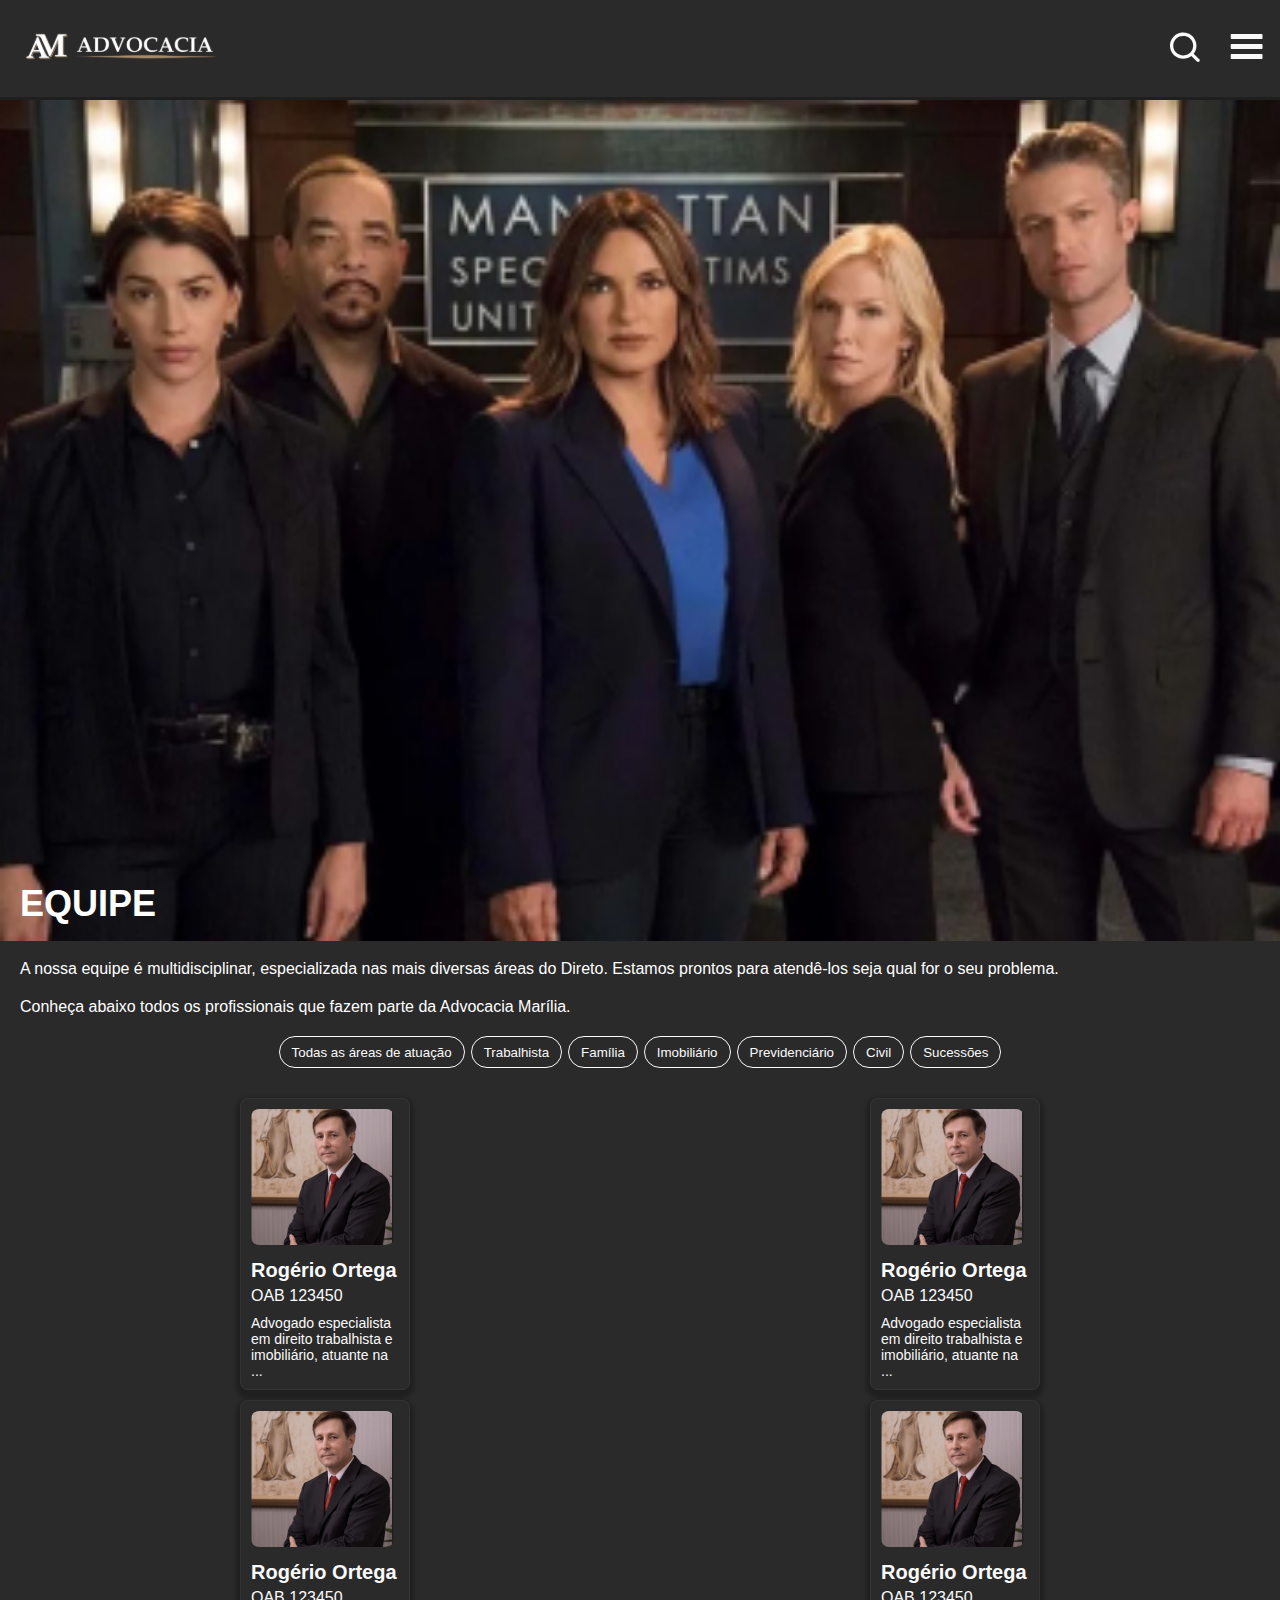
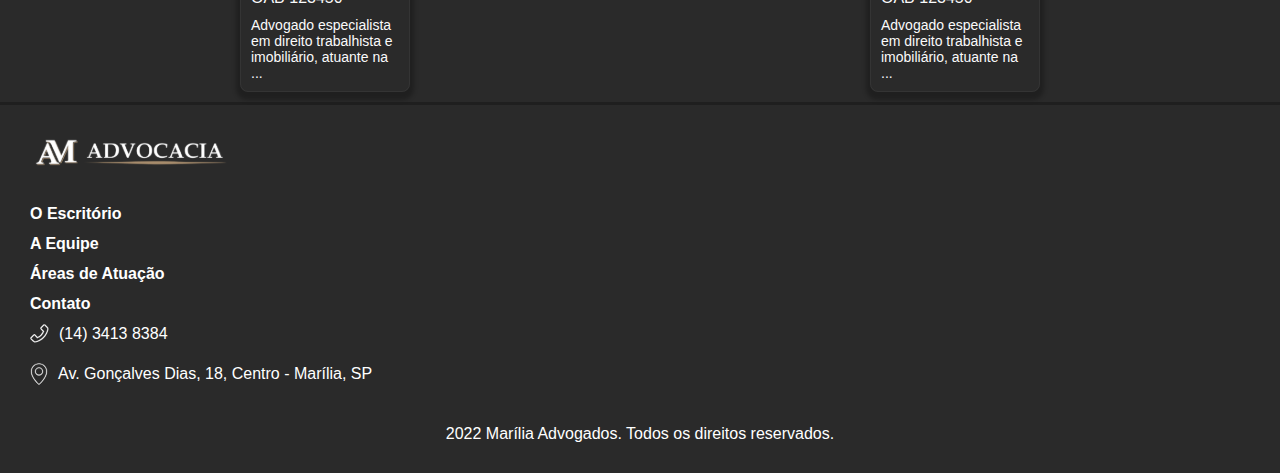
<file: team.html>
<!DOCTYPE html>
<html lang="pt-br">
<head>
    <meta charset="UTF-8">
    <meta http-equiv="X-UA-Compatible" content="IE=edge">
    <meta name="viewport" content="width=device-width, initial-scale=1.0">
    <link rel="stylesheet" href="./css/style.css">
    <title>AM Advogados - Equipe</title>
</head>
<!-- preloader -->
<div class="ui__preloader">
    <div class="ui__preloader-icon"></div>
    <img class="ui__preloader-logo" src="./svg/logo.svg" alt="">
</div>
<body class="team-page__body">
    <header class="header">
        <div class="header__left">
            <a class="header__logo" href="index.html">
            <img src="./svg/logo.svg" alt="">
            </a>
        </div>
        <div class="header__right">
            <nav class="nav__menu">
                <div class="menu">
                <ul class="">
                    <li><a class="title" href="#">O Escritório</a></li>
                    <li><a class="title" href="#">A Equipe</a></li>
                    <li><a class="title" href="acting.html">Áreas de Atuação</a></li>
                    <li><a class="title" href="#">Contato</a></li>
                </ul>
                </div>
                <a class="header__search" href="#">
                    <svg width="31" height="30" viewBox="0 0 31 30" fill="none" xmlns="http://www.w3.org/2000/svg">
                        <path d="M30.2887 27.1489L24.6594 21.6286C26.4757 19.3528 27.4612 16.5426 27.4575 13.6495C27.4575 11.0729 26.6807 8.55428 25.2253 6.41197C23.7699 4.26967 21.7012 2.59995 19.2809 1.61395C16.8607 0.627959 14.1975 0.369978 11.6281 0.872633C9.05877 1.37529 6.69868 2.616 4.84628 4.43788C2.99388 6.25976 1.73238 8.58098 1.22131 11.108C0.710234 13.635 0.972536 16.2543 1.97505 18.6347C2.97756 21.0151 4.67525 23.0497 6.85344 24.4812C9.03162 25.9126 11.5925 26.6766 14.2122 26.6766C17.1537 26.6802 20.0111 25.711 22.3249 23.9246L27.9377 29.4612C28.0916 29.6138 28.2747 29.7349 28.4765 29.8176C28.6782 29.9003 28.8946 29.9429 29.1132 29.9429C29.3318 29.9429 29.5482 29.9003 29.7499 29.8176C29.9517 29.7349 30.1348 29.6138 30.2887 29.4612C30.4439 29.3098 30.5671 29.1297 30.6511 28.9313C30.7352 28.7328 30.7785 28.52 30.7785 28.305C30.7785 28.09 30.7352 27.8772 30.6511 27.6788C30.5671 27.4803 30.4439 27.3002 30.2887 27.1489ZM4.27814 13.6495C4.27814 11.7171 4.86076 9.82808 5.95233 8.22135C7.04389 6.61462 8.59537 5.36233 10.4106 4.62283C12.2258 3.88334 14.2232 3.68985 16.1502 4.06684C18.0772 4.44383 19.8473 5.37437 21.2366 6.74078C22.6259 8.10719 23.572 9.8481 23.9553 11.7434C24.3386 13.6386 24.1419 15.6031 23.39 17.3884C22.6381 19.1737 21.3649 20.6996 19.7312 21.7732C18.0976 22.8468 16.1769 23.4198 14.2122 23.4198C11.5775 23.4198 9.05074 22.3905 7.18775 20.5582C5.32476 18.7259 4.27814 16.2407 4.27814 13.6495Z" fill="#FAFAFA"/>
                    </svg>
                </a>
                <div class="toggle icon-menu">
                    <svg width="33" height="25" viewBox="0 0 33 25" fill="none" xmlns="http://www.w3.org/2000/svg">
                        <path d="M1.73633 0C1.18404 0 0.736328 0.447715 0.736328 1V4C0.736328 4.55228 1.18404 5 1.73633 5H31.5252C32.0775 5 32.5252 4.55228 32.5252 4V0.999999C32.5252 0.447714 32.0775 0 31.5252 0H1.73633ZM1.73633 10C1.18404 10 0.736328 10.4477 0.736328 11L0.736328 14C0.736328 14.5523 1.18404 15 1.73633 15H31.5252C32.0775 15 32.5252 14.5523 32.5252 14V11C32.5252 10.4477 32.0775 10 31.5252 10H1.73633ZM1.73633 20C1.18404 20 0.736328 20.4477 0.736328 21V24C0.736328 24.5523 1.18404 25 1.73633 25H31.5252C32.0775 25 32.5252 24.5523 32.5252 24V21C32.5252 20.4477 32.0775 20 31.5252 20H1.73633Z" fill="#FAFAFA"/>
                    </svg>
                </div>
            </nav>
        </div>
    </header>
    <div class="team-page__image">
        <img class="team-page__img" src="./img/team-img.png" alt="Foto da equipe">
        <h1 class="team-page__title">EQUIPE</h1>
    </div>
    <div class="">
        <p class="team-page__text">
            A nossa equipe é multidisciplinar, especializada nas mais diversas áreas do Direto. Estamos prontos para atendê-los seja qual for o seu problema.
        </p>
        <p class="team-page__text">
            Conheça abaixo todos os profissionais que fazem parte da Advocacia Marília.
        </p>
    </div>
    <div class="team-page__filter">
        <button class="team-page__filter-btn">Todas as áreas de atuação</button>
        <button class="team-page__filter-btn">Trabalhista</button>
        <button class="team-page__filter-btn">Família</button>
        <button class="team-page__filter-btn">Imobiliário</button>
        <button class="team-page__filter-btn">Previdenciário</button>
        <button class="team-page__filter-btn">Civil</button>
        <button class="team-page__filter-btn">Sucessões</button>
    </div>
    <div class="team-page__card-box">
        <div class="team-page__card">
            <img class="team-page__card-img" src="./img/advogado-rogerio.png" alt="Foto Advogado Rogério Ortega">
            <div class="team-page__card-name">Rogério Ortega</div>
            <div class="team-page__card-register">OAB 123450</div>
            <div class="team-page__card-info">Advogado especialista em direito trabalhista e imobiliário, atuante na ...</div>
        </div>
        <div class="team-page__card">
            <img class="team-page__card-img" src="./img/advogado-rogerio.png" alt="Foto Advogado Rogério Ortega">
            <div class="team-page__card-name">Rogério Ortega</div>
            <div class="team-page__card-register">OAB 123450</div>
            <div class="team-page__card-info">Advogado especialista em direito trabalhista e imobiliário, atuante na ...</div>
        </div>
        <div class="team-page__card">
            <img class="team-page__card-img" src="./img/advogado-rogerio.png" alt="Foto Advogado Rogério Ortega">
            <div class="team-page__card-name">Rogério Ortega</div>
            <div class="team-page__card-register">OAB 123450</div>
            <div class="team-page__card-info">Advogado especialista em direito trabalhista e imobiliário, atuante na ...</div>
        </div>
        <div class="team-page__card">
            <img class="team-page__card-img" src="./img/advogado-rogerio.png" alt="Foto Advogado Rogério Ortega">
            <div class="team-page__card-name">Rogério Ortega</div>
            <div class="team-page__card-register">OAB 123450</div>
            <div class="team-page__card-info">Advogado especialista em direito trabalhista e imobiliário, atuante na ...</div>
        </div>
    </div>
    <footer class="footer">
        <a class="back-to-top" href="#">
            <svg width="26" height="15" viewBox="0 0 26 15" fill="none" xmlns="http://www.w3.org/2000/svg">
                <path d="M2 13L13.036 3L24.0721 13" stroke="#2A2A2A" stroke-width="4"/>
            </svg>
        </a>
        <a class="footer__logo" href="#">
            <svg width="205" height="35" viewBox="0 0 205 35" fill="none" xmlns="http://www.w3.org/2000/svg" xmlns:xlink="http://www.w3.org/1999/xlink">
                <rect width="205" height="35" fill="url(#pattern0)"/>
                <defs>
                <pattern id="pattern0" patternContentUnits="objectBoundingBox" width="1" height="1">
                <use xlink:href="#image0_37_683" transform="translate(0 -0.00222717) scale(0.00222717 0.0130449)"/>
                </pattern>
                <image id="image0_37_683" width="449" height="77" xlink:href="[data-uri]"/>
                </defs>
            </svg>
        </a>
        <a class="footer__link" href="#">O Escritório</a>
        <a class="footer__link" href="#">A Equipe</a>
        <a class="footer__link" href="#">Áreas de Atuação</a>
        <a class="footer__link" href="#">Contato</a>
        <a class="footer__phone" href="tel:1434138384">
            <svg class="footer__icon" width="19" height="19" viewBox="0 0 19 19" fill="none" xmlns="http://www.w3.org/2000/svg">
                <path d="M15.3475 0.56417L15.3476 0.564211L17.8435 3.05776C18.4483 3.66483 18.7301 4.53151 18.5892 5.37231L18.5892 5.37249C18.0783 8.44932 16.4423 11.506 13.9741 13.9788C11.5035 16.447 8.44694 18.0853 5.37266 18.5915L5.37179 18.5916C5.22927 18.6161 5.08872 18.6273 4.94297 18.6273C4.24025 18.6273 3.55484 18.3429 3.05792 17.846L0.56417 15.3522C0.28045 15.0685 0.125 14.6948 0.125 14.2945C0.125 13.8967 0.282766 13.5182 0.56417 13.2368L3.25468 10.5533L3.25539 10.5526C3.3931 10.4131 3.55729 10.3024 3.73833 10.2271C3.91937 10.1518 4.11362 10.1133 4.30969 10.1141H4.31016C4.70784 10.1141 5.08398 10.2717 5.36552 10.5532L7.46547 12.6555L7.52554 12.7157L7.60355 12.6819C8.7335 12.1929 9.75217 11.502 10.6236 10.6258C11.494 9.75845 12.1904 8.73244 12.675 7.60321L12.7084 7.52544L12.6486 7.46557L10.5486 5.36322L10.5485 5.36317C10.2648 5.07945 10.1094 4.70573 10.1094 4.30547C10.1094 3.90759 10.2671 3.52917 10.5485 3.24776L13.2367 0.564248L13.2372 0.56383C13.5183 0.280563 13.8941 0.125 14.2922 0.125C14.6899 0.125 15.066 0.282629 15.3475 0.56417ZM4.06942 16.8321L4.06984 16.8325C4.35045 17.1106 4.74664 17.2418 5.13446 17.1764C7.92683 16.7146 10.7037 15.2145 12.9579 12.9603C15.2121 10.7061 16.7122 7.92696 17.1741 5.1347C17.2395 4.74673 17.1082 4.35021 16.8275 4.06942L14.3782 1.62021L14.2898 1.53178L14.2014 1.62024L11.6045 4.21946L11.5162 4.30789L11.6046 4.39624L14.3792 7.16848L14.2195 7.59955L14.2194 7.59987C13.6618 9.11805 12.7808 10.4968 11.6374 11.6406C10.4939 12.7845 9.11547 13.666 7.59749 14.2241L7.59721 14.2242L7.16615 14.3838L4.39393 11.607L4.3055 11.5184L4.21704 11.607L1.62017 14.2062L1.53186 14.2946L1.62021 14.3829L4.06942 16.8321Z" fill="#FAFAFA" stroke="#2A2A2A" stroke-width="0.25"/>
            </svg>
            <span>(14) 3413 8384</span>    
        </a>
        <a class="footer__adress" href="https://www.google.com.br/maps/place/Av.+Gon%C3%A7alves+Dias,+18+-+Centro,+Mar%C3%ADlia+-+SP,+17501-030/@-22.2222896,-49.9474273,17z/data=!3m1!4b1!4m5!3m4!1s0x94bfd74844c22d93:0x9bbb91a0a0e30d80!8m2!3d-22.2222946!4d-49.9452386" target="_blank" rel=”noopener”>
            <svg class="footer__icon" width="18" height="22" viewBox="0 0 18 22" fill="none" xmlns="http://www.w3.org/2000/svg">
                <path d="M9 0.375C4.58867 0.375 1 3.971 1 8.38967C1 15.0077 8.46733 21.3623 8.78533 21.6297C8.84474 21.6803 8.92012 21.7083 8.99818 21.7088C9.07624 21.7093 9.15196 21.6822 9.212 21.6323C9.53 21.3697 17 15.1243 17 8.38967C17 3.971 13.4113 0.375 9 0.375ZM9.00133 20.9337C7.774 19.837 1.66667 14.0943 1.66667 8.38967C1.66667 4.33767 4.95667 1.04167 9 1.04167C13.0433 1.04167 16.3333 4.33767 16.3333 8.38967C16.3333 14.191 10.232 19.8517 9.00133 20.9337Z" fill="#FAFAFA" stroke="#FAFAFA" stroke-width="0.25"/>
                <path d="M9 4.375C6.794 4.375 5 6.169 5 8.375C5 10.581 6.794 12.375 9 12.375C11.206 12.375 13 10.581 13 8.375C13 6.169 11.206 4.375 9 4.375ZM9 11.7083C7.162 11.7083 5.66667 10.213 5.66667 8.375C5.66667 6.537 7.162 5.04167 9 5.04167C10.838 5.04167 12.3333 6.537 12.3333 8.375C12.3333 10.213 10.838 11.7083 9 11.7083Z" fill="#FAFAFA" stroke="#FAFAFA" stroke-width="0.25"/>
            </svg>
            <span>Av. Gonçalves Dias, 18, Centro - Marília, SP</span>
        </a>
        <div class="footer__copyright">
            2022 Marília Advogados. Todos os direitos reservados.
        </div>
    </footer>
    <script src="./js/team.js"></script>
</body>
</html>
</file>
<file: css/style.css>
* {
    margin: 0px;
    padding: 0px;
    box-sizing: border-box;
    font-family: 'Roboto Condensed', sans-serif;
    scroll-behavior: smooth;
}

.ui__preloader {
    width: 100%;
    height: 100%;
    position: fixed;
    display: flex;
    background-color: #2A2A2A;
    z-index: 999999;
}

.ui__preloader-icon {
    width: 170px;
    height: 170px;
    margin: auto;
    position: relative;
    display: flex;
    border: 2px solid #B49877;
    border-left-color: transparent;
    border-radius: 50%;
    animation: rotate 1s infinite;
}

.ui__preloader-logo {
    position: absolute;
    transform: translate(-50%, -50%);
    left: 50%;
    top: 50%;
    width: 175px;
}

@keyframes rotate {
    100% {
        transform: rotate(360deg);
    }
}

.ui-btn {
    display: flex;
    align-items: center;
    justify-content: center;
    width: 100%;
    max-width: 199px;
    margin: 0 auto;
    font-weight: bold;
    text-decoration: none;
    height: 32px;
    background: #FAFAFA;
    color: #2A2A2A;
    border-radius: 8px;
    box-shadow: 0px 4px 4px 4px rgba(0, 0, 0, 0.25);
}

.ui-btn-black {
    display: flex;
    align-items: center;
    justify-content: center;
    width: 100%;
    max-width: 199px;
    margin: 0 auto;
    font-weight: bold;
    text-decoration: none;
    height: 32px;
    background: #2A2A2A;
    color:  #FAFAFA;
    border-radius: 8px;
    box-shadow: 0px 4px 4px 0px rgba(0, 0, 0, 0.25);
}

/* ==============HEADER============= */

.header { 
    width: 100%;
    height: 100px;
    padding: 20px;
    position: fixed;
    top: 0;
    left: 0;
    z-index: 100;
    background-color: #2A2A2A;
    display: flex;
    justify-content: space-between;
    align-items: center;
    border-bottom: 3px solid rgba(0, 0, 0, 0.25);
}

.header__logo {
    width: 100%;
}

.header__menu {
    margin-left: 30px;
    background-color: transparent;
    border: none;
}

.header__right {
    width: 100%;
    height: auto;
    display: flex;
    align-items: center;
    justify-content: right;
}

/* ================NAV=========================== */

nav {
    width: 100%;
    height: auto;
    margin-left: auto;
    display: flex;
    align-items: center;
    justify-content: right;
  }
  
  nav ul li {

    text-align: right;
    list-style: none;
  }
  
  nav ul li a {
    display: block;
    position: relative;
    text-decoration: none;
    color: #FFF;
    margin-top: 30px;
  }
  
  nav ul li a:hover,
  nav ul li a.show{
    color: #FFF;
  }

  .header__search {
    display: block;
    margin-left: auto;
  }
  
  .icon-menu { 
    display: block;
    width: 30px;
    right: 20rem;
    height: auto;
    margin-left: 30px;
}
  
  nav .menu {
    position: absolute;
    opacity: 0;
    visibility: hidden;
    transition: 0.2s;
  }
  
  nav .menu ul {
    display: none;
  }
  
  nav.show .menu {
    opacity: 1;
    visibility: visible;
    background: #2A2A2A;
    height: 100vh;
    width: 250px;
    position: absolute;
    top: 100px;
    right: 0;
    padding: 0 30px;
    box-shadow: 0px 4px 4px rgba(0, 0, 0, 0.25);
  }
  
  nav.show .menu ul {
    display: block;
  }
  
  
  .toggle {
    cursor: pointer;
  }
  
  
/* ===================INDEX======================= */

.index__banner-img {
    width: 100%;
    height: 100%;
}

.index__banner-info {
    display: flex;
    flex-wrap: wrap;
    justify-content: center;
    position: absolute;
    bottom: 10%;
    width: 100%;
}

.index__banner-detail {
    text-align: left;
    width: 100%;
    max-width: max-content;
}

.index__banner-title {
    width: 100%;
    font-size: 28px;
    margin-bottom: 15px;
    color: #FFF;
    object-fit: cover;
}

.index__banner-text {
    width: 100%;
    max-width: 300px;
    font-size: 18px;
    color: #FFF;
    margin-bottom: 45px;
}
  
/* ============swiper================= */

.swiper-container {
    width: 100%;
    height: 630px;
    position: relative;
    overflow: hidden;

}

.swiper-slide {
    height: auto;
    width: 100%;
    position: relative;
}

#swiper-pagination {
    position: absolute;
    bottom: 30px;
}



.swiper-pagination .swiper-pagination-bullet {
    width: 0.75rem;
    height: 0.75rem;
    color: #2A2A2A;
}

.swiper-pagination .swiper-pagination-bullet-active {
    background: #FAFAFA;
}

/*===================ACTING============================= */

.acting {
    width: 100%;
    height: 100%;
    background-color: #2A2A2A;
    color: #FFF;
    overflow: hidden;
    padding: 30px;
}

.acting__title {
    width: 100%;
    font-size: 28px;
    text-align: center;
    position: relative;
}

.acting__title::after {
    content: '';
    width: 135px;
    height: 3px;
    background-color: #B49877;
    position: absolute;
    bottom: -8px;
    left: 50%;
    transform: translateX(-50%);
}

.acting__title::before {
    content: '';
    width: 135px;
    height: 3px;
    background-color: #000;
    position: absolute;
    bottom: -14px;
    left: 50%;
    transform: translateX(-50%);
}

.acting__card {
    margin: 60px auto 0;
    padding: 25px;
    width: 260px;
    height: 280px;
    border: 1px solid rgba(250, 250, 250, 0.05);
    box-shadow: 0px 4px 4px 4px rgba(0, 0, 0, 0.25);
    border-radius: 8px;
}

.acting__card-icon {
    display: block;
    margin: 0 auto;
}

.acting__card-title {
    text-align: center;
    font-size: 28px;
    margin-top: 30px;
}

.acting__card-text {
    font-size: 18px;
    line-height: 21px;
    text-align: center;
    margin-top: 15px;
}

.swiper-acting {
    position: relative;
}

.swiper-button-next:after, .swiper-button-prev:after {
    color: #B49877;
}

.acting .ui-btn {
    margin-top: 50px;
}

/* =====0=====================TEAM==============================*/

.team {
    background-color: #B49877;
    color: #2A2A2A;
    padding: 30px 20px;
}

.team__title {
    width: 100%;
    font-size: 28px;
    text-align: center;
    position: relative;
}

.team__title::after {
    content: '';
    width: 135px;
    height: 3px;
    background-color: #FAFAFA;
    position: absolute;
    bottom: -8px;
    left: 50%;
    transform: translateX(-50%);
}

.team__text {
    margin-top: 40px;
    text-align: center;
    font-size: 18px;
}

.team__img {
    width: 100%;
    height: auto;
    margin: 30px 0;
}

/* =================QUESTION=============== */

.question {
    color: #2A2A2A;
    padding: 30px;
}

.question__title {
    width: 100%;
    font-size: 28px;
    text-align: center;
    position: relative;
    margin-bottom: 30px;
}

.question__title::after {
    content: '';
    width: 135px;
    height: 3px;
    background-color: #B49877;
    position: absolute;
    bottom: -8px;
    left: 50%;
    transform: translateX(-50%);
}

.question__select-box {
    width: 100%;
    height: auto;
}

.question__select {
    width: 100%;
    max-width: 350px;
    height: 40px;
    padding: 0 12px;
    margin: 0px auto;
    background-color: #C1C1C1;
    font-size: 18px;
    display: flex;
    align-items: center;
    justify-content: space-between;
    border-radius: 4px;
    box-shadow: 0px 4px 4px 0px rgba(0, 0, 0, 0.25);
}

.question__select-info {
    max-height: 0;
    transition: 0.5s;
    overflow: hidden;
    max-width: 350px;
    background: rgba(0, 0, 0, 0.05);
    display: block;
    font-size: 18px;
    transition-timing-function: ease-out;
    opacity: 0;
    padding: 0 0 20px 0;
    margin: 0 auto;
    border-radius: 4px;
}

.question__select-info-text {
    padding: 15px;
}

.question__select-svg {
    transition: .3s;
}

.question__select-box.active .question__select-info {
    max-height: 175px;
    transition-timing-function: ease-in;
    opacity: 1;
}

.question__select-box.active .question__select-svg {
    transform: rotate(180deg);
}

.question__doubt {
    font-size: 18px;
    text-align: center;
    margin: 20px 0;
}

/* ============BACK-TO-TOP============== */

.back-to-top {
    width: 50px;
    height: 50px;
    display: flex;
    align-items: center;
    justify-content: center;
    background: #C1C1C1 ;
    position: fixed;
    right: 1rem;
    bottom: 1rem;
    visibility: hidden;
    opacity: 0;
    transition: 0.3s;
    transform: translateY(100%);
    box-shadow: 0px 4px 1px rgba(0, 0, 0, 0.25);
    border-radius: 8px;
    z-index: 999;
  }
  
  .back-to-top.show {
    visibility: visible;
    opacity: 1;
    transform: translateY(0);
  }

/* =============FOOTER============================= */

.footer {
    background-color: #2A2A2A;
    color: #FFF;
    padding: 30px;
    border-top: 3px solid rgba(0, 0, 0, 0.25);
}

.footer__logo {
    display: block;
    margin-bottom: 30px;
}

.footer__link {
    display: block;
    margin-bottom: 10px;
    color: #FFF;
    text-decoration: none;
    font-weight: bold;
    font-size: 16px;
    line-height: 20px;
}

.footer__phone {
    display: flex;
    align-items: center;
    text-decoration: none;
    color: #FFF;
    margin-bottom: 20px;
}

.footer__adress {
    display: flex;
    align-items: center;
    text-decoration: none;
    color: #FFF;
}

.footer__icon {
    margin-right: 10px;
}

.footer__copyright {
    text-align: center;
    margin-top: 40px;
}

/* ==================ACTING-PAGE==================== */
.acting-page__body {
    background-color: #2A2A2A;
}
.acting-page__image {
    margin-top: 100px;
    margin-bottom: 25px;
    width: 100%;
    height: auto;
    position: relative;
}

.acting-page__img {
    width: 100%;
    height: auto;
}

.acting-page__title {
    color: #FFF;
    position: absolute;
    font-size: 36px;
    bottom: 20px;
    left: 20px;
}

.acting-page__select-box {
    width: 100%;
    height: auto;
    padding: 0 20px;
}

.acting-page__select {
    width: 100%;
    max-width: 350px;
    height: 62px;
    padding: 0 12px;
    color: #FFF;
    margin: 0px auto;
    font-size: 18px;
    display: flex;
    align-items: center;
    justify-content: space-between;
    border-radius: 4px;
    border: 1px solid #FAFAFA0D;
    box-shadow: 0px 4px 4px 4px rgba(0, 0, 0, 0.25);
}

.acting-page__label {
    display: flex;
    align-items: center;
}

.acting-page__label-icon {
    margin-right: 20px;
}

.acting-page__select-info {
    max-height: 0;
    transition: 0.5s;
    overflow: hidden;
    max-width: 350px;
    background: rgba(237, 237, 237, 0.04);
    color: #EDEDED;
    display: block;
    font-size: 18px;
    transition-timing-function: ease-out;
    opacity: 0;
    padding: 15px;
    margin: 0 auto;
    border-radius: 4px;
}

.acting-page__select-info ul,
.acting-page__select-info ul li
 {
    padding: 10px;
}


.acting-page__select-svg {
    transition: .3s;
}

.acting-page__select-box.active .acting-page__select-info {
    max-height: 450px;
    transition-timing-function: ease-in;
    opacity: 1;
    margin-bottom: 30px;
}

.acting-page__select-box.active .acting-page__select-svg {
    transform: rotate(180deg);
}

.acting-page__select-info a {
    margin-bottom: 30px;
}

/* =============TEAM-PAGE============== */

.team-page__body {
    background-color: #2A2A2A;
}

.team-page__image {
    margin-top: 100px;
    margin-bottom: 15px;
    width: 100%;
    height: auto;
    position: relative;
}

.team-page__img {
    width: 100%;
    height: auto;
}

.team-page__title {
    color: #FFF;
    position: absolute;
    font-size: 36px;
    bottom: 20px;
    left: 20px;
}

.team-page__text {
    display: block;
    padding: 0 20px;
    color: #FFF;
}

.team-page__text:nth-child(2) {
    margin-top: 20px;
}

.team-page__filter {
    width: 100%;
    height: auto;
    display: flex;
    flex-wrap: wrap;
    padding: 20px;
    justify-content: center;
}

.team-page__filter-btn {
    width: auto;
    height: 32px;
    margin: 0 3px 10px;
    padding: 12px;
    display: flex;
    align-items: center;
    background-color: inherit;
    border: 1px solid #FAFAFA;
    color: #FAFAFA;
    border-radius: 50px;
}

.team-page__card-box {
    display: grid;
    grid-template-columns: 1fr 1fr;
    padding: 0 10px;
}

.team-page__card {
    width: 100%;
    max-width: 170px;
    height: auto;
    margin: 0 auto 10px;
    padding: 10px;
    border: 1px solid rgba(250, 250, 250, 0.05);
    box-shadow: 0px 4px 4px 4px rgba(0, 0, 0, 0.25);
    border-radius: 8px;
    color: #FAFAFA;
}

.team-page__card-img {
    border-radius: 8px;
    margin-bottom: 10px;
}

.team-page__card-name {
    font-size: 20px;
    font-weight: bold;
    margin-bottom: 5px;
}

.team-page__card-register {
    margin-bottom: 10px;
}

.team-page__card-info {
    font-size: 14px;
}
</file>
